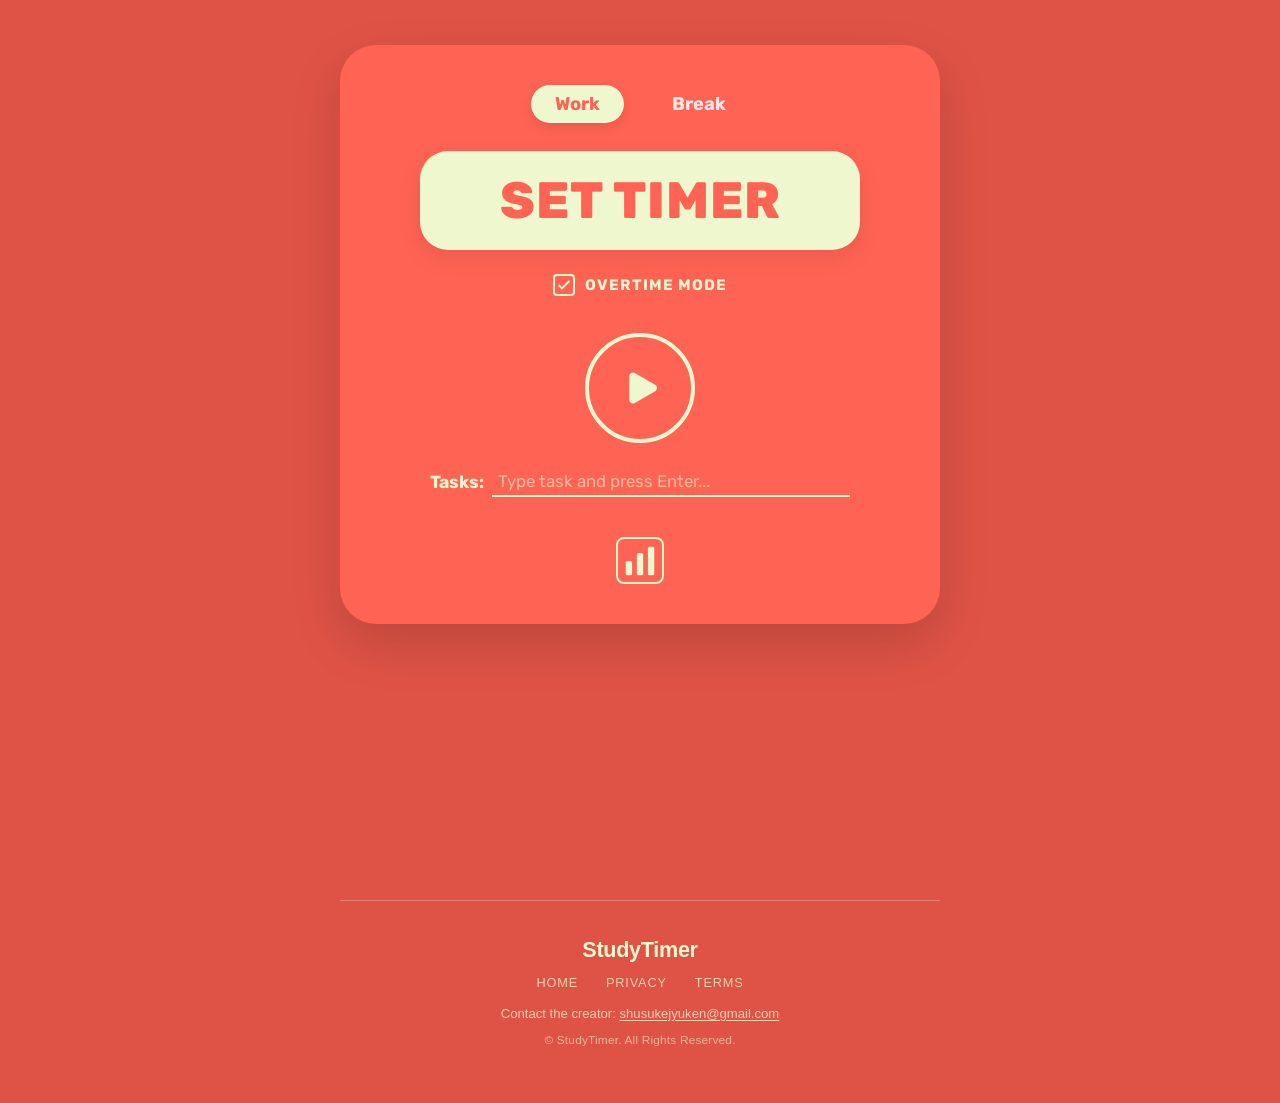
<file: index.html>
<!DOCTYPE html>
<html lang="en">
<head>
  <meta charset="UTF-8">
  <meta name="viewport" content="width=device-width, initial-scale=1.0, maximum-scale=1.0, user-scalable=no">
  <title>Study Timer - Free Online Pomodoro & Focus Timer with Overtime</title>
  
  <!-- Primary SEO Meta Tags -->
  <meta name="description" content="Boost your productivity with Study Timer, a clean and aesthetic online Pomodoro timer featuring overtime mode, custom intervals, task manager, and daily study log.">
  <meta name="keywords" content="study timer, pomodoro timer, online timer, productivity timer, focus timer, study clock, overtime pomodoro, aesthetic timer, work break timer">
  <meta name="author" content="Study Timer">
  <meta name="robots" content="index, follow, max-image-preview:large, max-snippet:-1, max-video-preview:-1">
  <meta name="application-name" content="Study Timer">
  <meta name="theme-color" content="#DF5346">

  <!-- Open Graph / Facebook -->
  <meta property="og:type" content="website">
  <meta property="og:site_name" content="Study Timer">
  <meta property="og:title" content="Study Timer - Free Online Pomodoro & Focus Timer with Overtime">
  <meta property="og:description" content="Clean and aesthetic online Pomodoro study timer with overtime tracking, custom study/break intervals, tasks list, and daily productivity logging.">
  <meta property="og:image" content="extracted_images/Desktop%20Work.png">
  <meta property="og:locale" content="en_US">

  <!-- Twitter / X Cards -->
  <meta name="twitter:card" content="summary_large_image">
  <meta name="twitter:title" content="Study Timer - Free Online Pomodoro & Focus Timer with Overtime">
  <meta name="twitter:description" content="Aesthetic Pomodoro study timer with overtime mode, customizable intervals, task management, and daily productivity log.">
  <meta name="twitter:image" content="extracted_images/Desktop%20Work.png">

  <!-- Web App Manifest & Favicons -->
  <link rel="manifest" href="manifest.json">
  <link rel="icon" type="image/svg+xml" href="favicon.svg">
  <link rel="icon" type="image/png" sizes="32x32" href="favicon-32x32.png">
  <link rel="icon" type="image/png" sizes="16x16" href="favicon-16x16.png">
  <link rel="shortcut icon" href="favicon.ico">
  <link rel="apple-touch-icon" sizes="180x180" href="apple-touch-icon.png">

  <!-- Structured Data: WebApplication & FAQ Schema (JSON-LD) -->
  <script type="application/ld+json">
  {
    "@context": "https://schema.org",
    "@graph": [
      {
        "@type": "WebApplication",
        "@id": "https://studytimer.app/#webapp",
        "name": "Study Timer",
        "url": "https://studytimer.app/",
        "applicationCategory": "ProductivityApplication",
        "operatingSystem": "All",
        "browserRequirements": "Requires JavaScript. Requires HTML5.",
        "description": "Minimalist online Pomodoro timer with overtime mode, customizable work and break intervals, task list reordering, and daily productivity log.",
        "offers": {
          "@type": "Offer",
          "price": "0",
          "priceCurrency": "USD"
        },
        "featureList": [
          "Pomodoro Work and Break Intervals",
          "Automatic Overtime (OT) Mode",
          "Interactive Task List with Reordering and Inline Editing",
          "Daily Productivity Log and Session History",
          "Adaptive Light and Dark Color Themes"
        ]
      },
      {
        "@type": "FAQPage",
        "@id": "https://studytimer.app/#faq",
        "mainEntity": [
          {
            "@type": "Question",
            "name": "What is Study Timer?",
            "acceptedAnswer": {
              "@type": "Answer",
              "text": "Study Timer is an aesthetic, distraction-free online Pomodoro study clock designed to help students, programmers, and professionals maintain deep focus and track productive hours."
            }
          },
          {
            "@type": "Question",
            "name": "How does Overtime Mode work?",
            "acceptedAnswer": {
              "@type": "Answer",
              "text": "When Overtime Mode is enabled, the timer counts upwards once your study session concludes so you can continue in the flow without interruption until you are ready to log your full duration."
            }
          },
          {
            "@type": "Question",
            "name": "Can I customize the work and break durations?",
            "acceptedAnswer": {
              "@type": "Answer",
              "text": "Yes! Simply click or tap on the timer readout (SET TIMER) to type any custom duration in minutes."
            }
          }
        ]
      }
    ]
  }
  </script>

  <!-- Google Fonts for crisp modern typography matching the design -->
  <link rel="preconnect" href="https://fonts.googleapis.com">
  <link rel="preconnect" href="https://fonts.gstatic.com" crossorigin>
  <link href="https://fonts.googleapis.com/css2?family=Rubik:wght@400;500;600;700;800&display=swap" rel="stylesheet">
  <link rel="stylesheet" href="style.css?v=1.2">
</head>
<body class="theme-work">
  <div class="app-viewport">
    <!-- Main Pomodoro Card -->
    <main class="pomodoro-card">
      <h1 class="sr-only">Study Timer - Online Pomodoro & Focus Timer</h1>
      
      <!-- Top Mode Navigation Tabs -->
      <nav class="mode-tabs" aria-label="Timer Mode Switcher">
        <button type="button" class="tab-btn active" id="tabWork" data-mode="work">Work</button>
        <button type="button" class="tab-btn" id="tabBreak" data-mode="break">Break</button>
      </nav>

      <!-- Main Display Box (Clickable to Set Timer & Inline Time Editing) -->
      <section class="timer-display-box" id="timerDisplayBox" title="Click to Set Study Time (Minutes)">
        <div class="timer-readout" id="timerReadout">SET TIMER</div>
        <input type="number" id="inlineTimeInput" class="inline-time-input" min="0" max="360" placeholder="Mins" style="display: none;">
        <div class="ot-badge" id="otBadge" style="display: none;">+00:00 OT</div>
        
        <!-- Square Cancel Timer Button (C8CFB4) at bottom right of SET TIMER display -->
        <button type="button" class="cancel-timer-btn" id="cancelTimerBtn" title="Cancel Active Timer" aria-label="Cancel Timer"></button>
      </section>

      <!-- Overtime Mode Checkbox with Tooltip -->
      <div class="overtime-option">
        <label class="custom-checkbox">
          <input type="checkbox" id="overtimeCheckbox" checked>
          <span class="checkbox-box">
            <svg class="check-icon" viewBox="0 0 24 24">
              <polyline points="20 6 9 17 4 12"></polyline>
            </svg>
          </span>
          <span class="checkbox-label">OVERTIME MODE</span>
        </label>
        <div class="ot-tooltip">Starts counting up when a session ends until you're finished with your work</div>
      </div>

      <!-- Main Action Circle Button (Play / Pause / Checkmark) -->
      <div class="action-btn-container">
        <button type="button" class="action-btn" id="actionBtn" aria-label="Start Timer">
          <!-- Play Icon (Rounded Triangle matching mockup) -->
          <svg class="icon-play" viewBox="0 0 24 24" fill="currentColor">
            <path d="M7.5 3.824c-1.333-.77-3 .192-3 1.732v12.888c0 1.54 1.667 2.502 3 1.732l11.159-6.444c1.333-.77 1.333-2.694 0-3.464L7.5 3.824z" stroke-linejoin="round" stroke-linecap="round"/>
          </svg>
          <!-- Pause Icon -->
          <svg class="icon-pause" viewBox="0 0 24 24" fill="currentColor" style="display: none;">
            <rect x="5" y="4" width="4" height="16" rx="1"></rect>
            <rect x="15" y="4" width="4" height="16" rx="1"></rect>
          </svg>
          <!-- Checkmark Icon -->
          <svg class="icon-check" viewBox="0 0 24 24" fill="none" stroke="currentColor" stroke-width="3" stroke-linecap="round" stroke-linejoin="round" style="display: none;">
            <polyline points="20 6 9 17 4 12"></polyline>
          </svg>
        </button>
      </div>

      <!-- Task Input Bar & Task List -->
      <div class="task-section">
        <div class="task-input-wrapper">
          <label for="taskInput" class="task-label">Tasks:</label>
          <div class="task-input-container">
            <input type="text" id="taskInput" class="task-input" placeholder="Type task and press Enter..." autocomplete="off">
            <button type="button" class="task-submit-btn" id="taskSubmitBtn" aria-label="Add task" style="display: none;" title="Add task">→</button>
          </div>
        </div>
        <!-- Created Tasks List Container -->
        <ul class="task-list" id="taskList">
          <!-- Dynamically populated bullet point tasks -->
        </ul>
      </div>

      <!-- Analytics Button -->
      <div class="analytics-btn-container">
        <button type="button" class="analytics-btn" id="analyticsBtn" aria-label="Toggle Session Summary">
          <svg class="analytics-icon" viewBox="0 0 24 24" fill="currentColor">
            <rect x="3" y="12" width="4" height="9" rx="1"></rect>
            <rect x="10" y="7" width="4" height="14" rx="1"></rect>
            <rect x="17" y="3" width="4" height="18" rx="1"></rect>
          </svg>
        </button>
      </div>

      <!-- Analytics / Session Summary Popover -->
      <div class="summary-popover" id="summaryPopover" style="display: none;">
        <button type="button" class="summary-close-btn" id="summaryCloseBtn" aria-label="Close Summary" title="Close Summary">✕</button>
        <div class="summary-content">
          <div class="summary-header">
            <h3>Summary</h3>
            <div class="stat-row">
              <span class="stat-label">Total work time:</span>
              <span class="stat-value" id="statTotalTime">00 hrs 00 mins</span>
            </div>
            <div class="stat-row">
              <span class="stat-label">Sessions completed:</span>
              <span class="stat-value" id="statSessionCount">00</span>
            </div>
          </div>

          <hr class="summary-divider">

          <!-- Inner Tab Navigation -->
          <div class="summary-inner-tabs">
            <button type="button" class="summary-inner-tab active" id="summaryTabSessions">Sessions</button>
            <button type="button" class="summary-inner-tab" id="summaryTabDaily">Daily Log</button>
          </div>

          <!-- Sessions Panel -->
          <div id="sessionsPanel">
            <div class="sessions-grid" id="sessionsGrid">
              <!-- Dynamically populated session timestamps -->
              <div class="no-sessions">No completed sessions yet</div>
            </div>
            <div class="sessions-tip" id="sessionsTip" style="display: none;">
              <span class="tip-desktop">Tip: double click to edit sessions</span>
              <span class="tip-mobile">Tip: swipe left to edit sessions</span>
            </div>

            <!-- Summary Footer: Clear Sessions Button -->
            <div class="summary-footer">
              <button type="button" class="reset-stats-btn" id="clearTodayBtn" title="Clear today's logged sessions">Clear Sessions</button>
            </div>
          </div>

          <!-- Daily Log Panel -->
          <div id="dailyPanel" style="display: none;">
            <div class="sessions-grid" id="dailyLogGrid">
              <!-- Dynamically populated daily log rows -->
              <div class="no-sessions">No study days recorded yet</div>
            </div>

            <!-- Daily Log Footer -->
            <div class="summary-footer">
              <button type="button" class="reset-stats-btn" id="resetStatsBtn" title="Reset all statistics">Reset Stats</button>
            </div>
          </div>
        </div>
        <!-- Popover Triangle Arrow pointing down -->
        <div class="popover-arrow"></div>
      </div>

    </main>
  </div>

  <!-- Site Footer -->
  <footer class="site-footer">
    <a href="index.html" class="footer-logo" aria-label="StudyTimer Home">StudyTimer</a>
    <nav class="footer-nav" aria-label="Footer Navigation">
      <a href="index.html" class="footer-link">HOME</a>
      <a href="privacy.html" class="footer-link">PRIVACY</a>
      <a href="terms.html" class="footer-link">TERMS</a>
    </nav>
    <div class="footer-contact">Contact the creator: <a href="mailto:shusukejyuken@gmail.com" class="footer-email-link">shusukejyuken@gmail.com</a></div>
    <div class="footer-copyright">&copy; StudyTimer. All Rights Reserved.</div>
  </footer>

  <script src="app.js?v=1.2"></script>
</body>
</html>
</file>
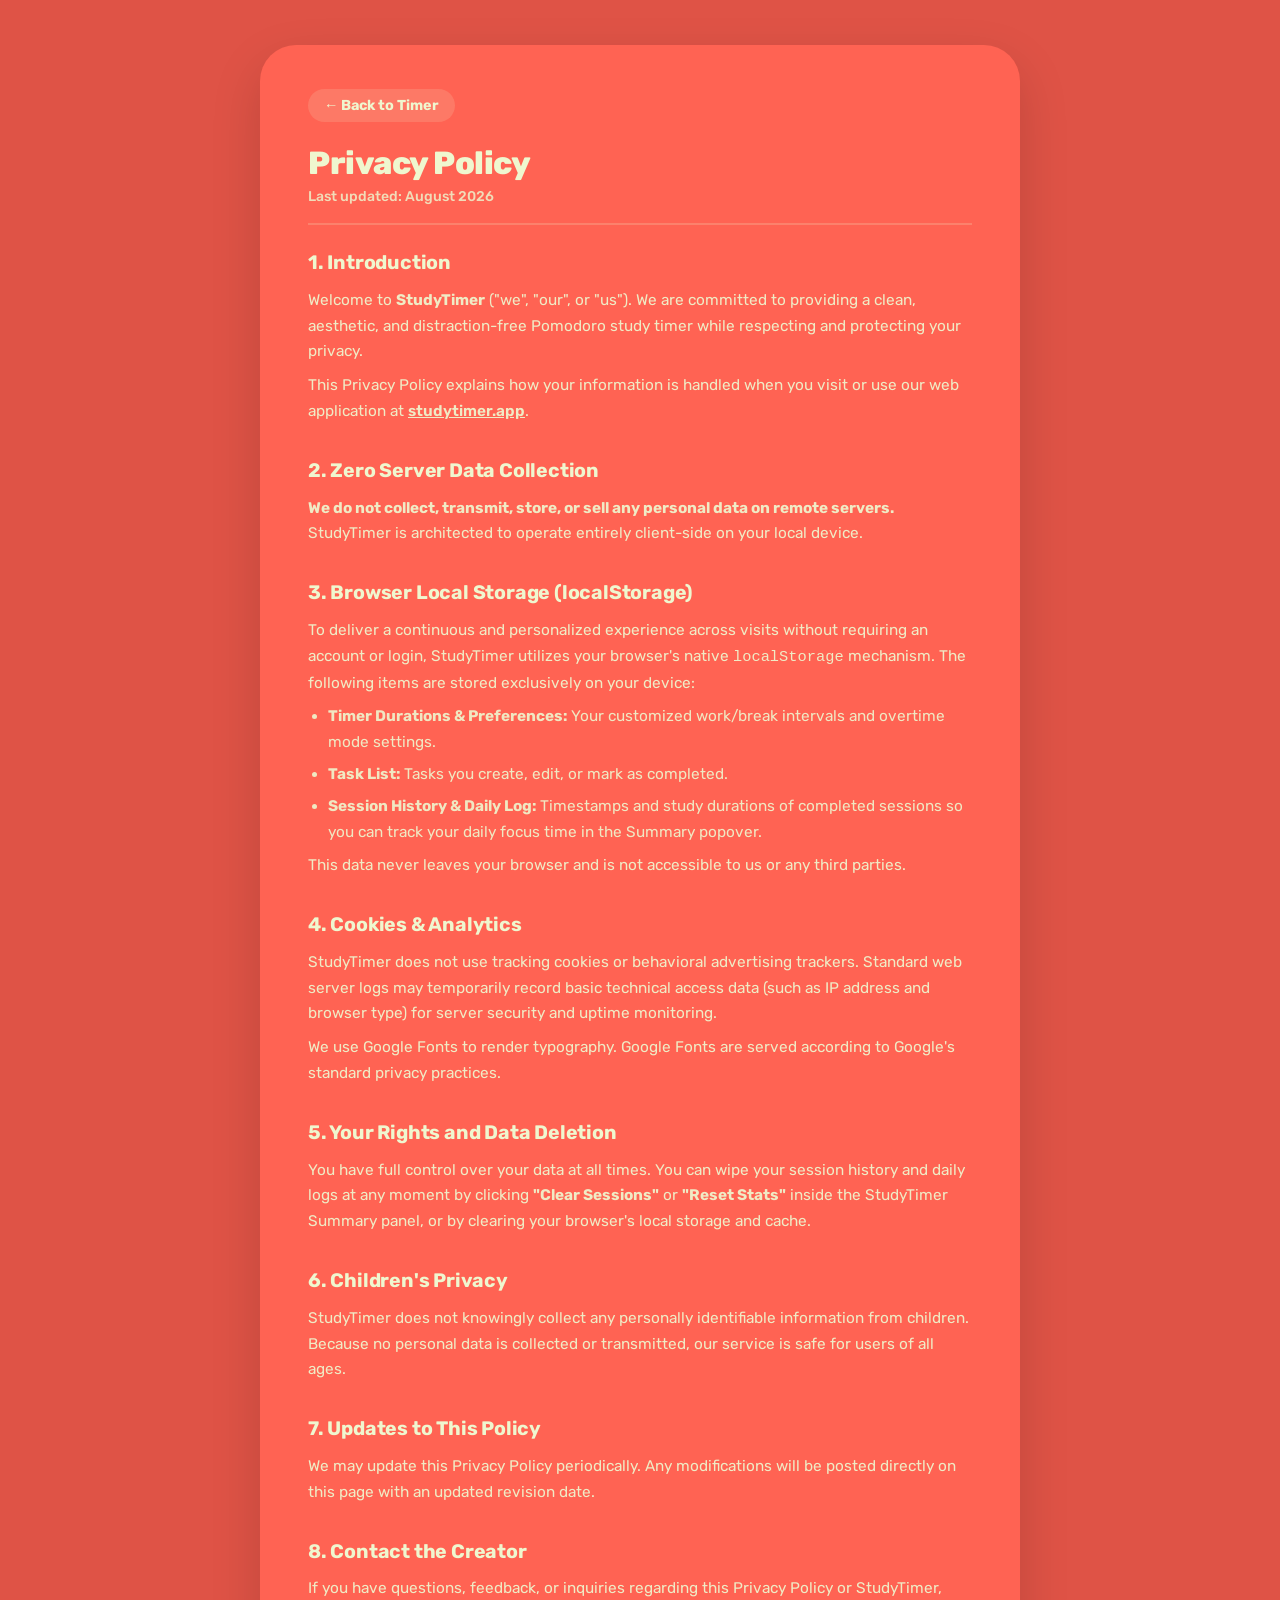
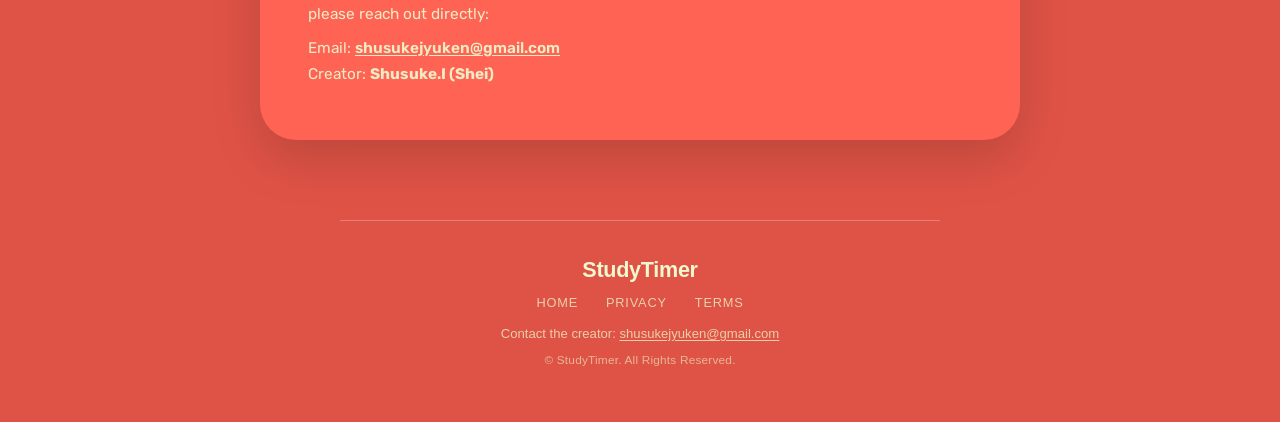
<file: privacy.html>
<!DOCTYPE html>
<html lang="en">
<head>
  <meta charset="UTF-8">
  <meta name="viewport" content="width=device-width, initial-scale=1.0">
  <title>Privacy Policy - StudyTimer</title>
  
  <!-- Primary SEO Meta Tags -->
  <meta name="description" content="Privacy Policy for StudyTimer. Learn how StudyTimer protects your privacy with 100% local device storage and zero data collection.">
  <meta name="robots" content="index, follow">
  <meta name="application-name" content="StudyTimer">
  <meta name="theme-color" content="#DF5346">

  <!-- Open Graph / Facebook -->
  <meta property="og:type" content="website">
  <meta property="og:site_name" content="StudyTimer">
  <meta property="og:title" content="Privacy Policy - StudyTimer">
  <meta property="og:description" content="StudyTimer is built with privacy in mind. All study data, tasks, and timer settings remain strictly stored in your browser.">
  <meta property="og:image" content="extracted_images/Desktop%20Work.png">

  <!-- Twitter / X Cards -->
  <meta name="twitter:card" content="summary">
  <meta name="twitter:title" content="Privacy Policy - StudyTimer">
  <meta name="twitter:description" content="Privacy Policy for StudyTimer. Zero personal data collected or shared.">

  <!-- Favicons -->
  <link rel="manifest" href="manifest.json">
  <link rel="icon" type="image/svg+xml" href="favicon.svg">
  <link rel="icon" type="image/png" sizes="32x32" href="favicon-32x32.png">
  <link rel="icon" type="image/png" sizes="16x16" href="favicon-16x16.png">
  <link rel="shortcut icon" href="favicon.ico">
  <link rel="apple-touch-icon" sizes="180x180" href="apple-touch-icon.png">

  <!-- Google Fonts -->
  <link rel="preconnect" href="https://fonts.googleapis.com">
  <link rel="preconnect" href="https://fonts.gstatic.com" crossorigin>
  <link href="https://fonts.googleapis.com/css2?family=Rubik:wght@400;500;600;700;800&display=swap" rel="stylesheet">
  <link rel="stylesheet" href="style.css?v=1.2">
</head>
<body class="theme-work">
  <div class="app-viewport">
    <main class="legal-card">
      <a href="index.html" class="back-btn">← Back to Timer</a>

      <div class="legal-header">
        <h1>Privacy Policy</h1>
        <div class="legal-subtitle">Last updated: August 2026</div>
      </div>

      <div class="legal-content">
        <section class="legal-section">
          <h2>1. Introduction</h2>
          <p>
            Welcome to <strong>StudyTimer</strong> ("we", "our", or "us"). We are committed to providing a clean, aesthetic, and distraction-free Pomodoro study timer while respecting and protecting your privacy.
          </p>
          <p>
            This Privacy Policy explains how your information is handled when you visit or use our web application at <a href="index.html">studytimer.app</a>.
          </p>
        </section>

        <section class="legal-section">
          <h2>2. Zero Server Data Collection</h2>
          <p>
            <strong>We do not collect, transmit, store, or sell any personal data on remote servers.</strong> StudyTimer is architected to operate entirely client-side on your local device.
          </p>
        </section>

        <section class="legal-section">
          <h2>3. Browser Local Storage (localStorage)</h2>
          <p>
            To deliver a continuous and personalized experience across visits without requiring an account or login, StudyTimer utilizes your browser's native <code>localStorage</code> mechanism. The following items are stored exclusively on your device:
          </p>
          <ul>
            <li><strong>Timer Durations & Preferences:</strong> Your customized work/break intervals and overtime mode settings.</li>
            <li><strong>Task List:</strong> Tasks you create, edit, or mark as completed.</li>
            <li><strong>Session History & Daily Log:</strong> Timestamps and study durations of completed sessions so you can track your daily focus time in the Summary popover.</li>
          </ul>
          <p>
            This data never leaves your browser and is not accessible to us or any third parties.
          </p>
        </section>

        <section class="legal-section">
          <h2>4. Cookies & Analytics</h2>
          <p>
            StudyTimer does not use tracking cookies or behavioral advertising trackers. Standard web server logs may temporarily record basic technical access data (such as IP address and browser type) for server security and uptime monitoring.
          </p>
          <p>
            We use Google Fonts to render typography. Google Fonts are served according to Google's standard privacy practices.
          </p>
        </section>

        <section class="legal-section">
          <h2>5. Your Rights and Data Deletion</h2>
          <p>
            You have full control over your data at all times. You can wipe your session history and daily logs at any moment by clicking <strong>"Clear Sessions"</strong> or <strong>"Reset Stats"</strong> inside the StudyTimer Summary panel, or by clearing your browser's local storage and cache.
          </p>
        </section>

        <section class="legal-section">
          <h2>6. Children's Privacy</h2>
          <p>
            StudyTimer does not knowingly collect any personally identifiable information from children. Because no personal data is collected or transmitted, our service is safe for users of all ages.
          </p>
        </section>

        <section class="legal-section">
          <h2>7. Updates to This Policy</h2>
          <p>
            We may update this Privacy Policy periodically. Any modifications will be posted directly on this page with an updated revision date.
          </p>
        </section>

        <section class="legal-section">
          <h2>8. Contact the Creator</h2>
          <p>
            If you have questions, feedback, or inquiries regarding this Privacy Policy or StudyTimer, please reach out directly:
          </p>
          <p>
            Email: <a href="mailto:shusukejyuken@gmail.com" class="footer-email-link">shusukejyuken@gmail.com</a><br>
            Creator: <strong>Shusuke.I (Shei)</strong>
          </p>
        </section>
      </div>
    </main>
  </div>

  <!-- Site Footer -->
  <footer class="site-footer">
    <a href="index.html" class="footer-logo" aria-label="StudyTimer Home">StudyTimer</a>
    <nav class="footer-nav" aria-label="Footer Navigation">
      <a href="index.html" class="footer-link">HOME</a>
      <a href="privacy.html" class="footer-link">PRIVACY</a>
      <a href="terms.html" class="footer-link">TERMS</a>
    </nav>
    <div class="footer-contact">Contact the creator: <a href="mailto:shusukejyuken@gmail.com" class="footer-email-link">shusukejyuken@gmail.com</a></div>
    <div class="footer-copyright">&copy; StudyTimer. All Rights Reserved.</div>
  </footer>
</body>
</html>
</file>
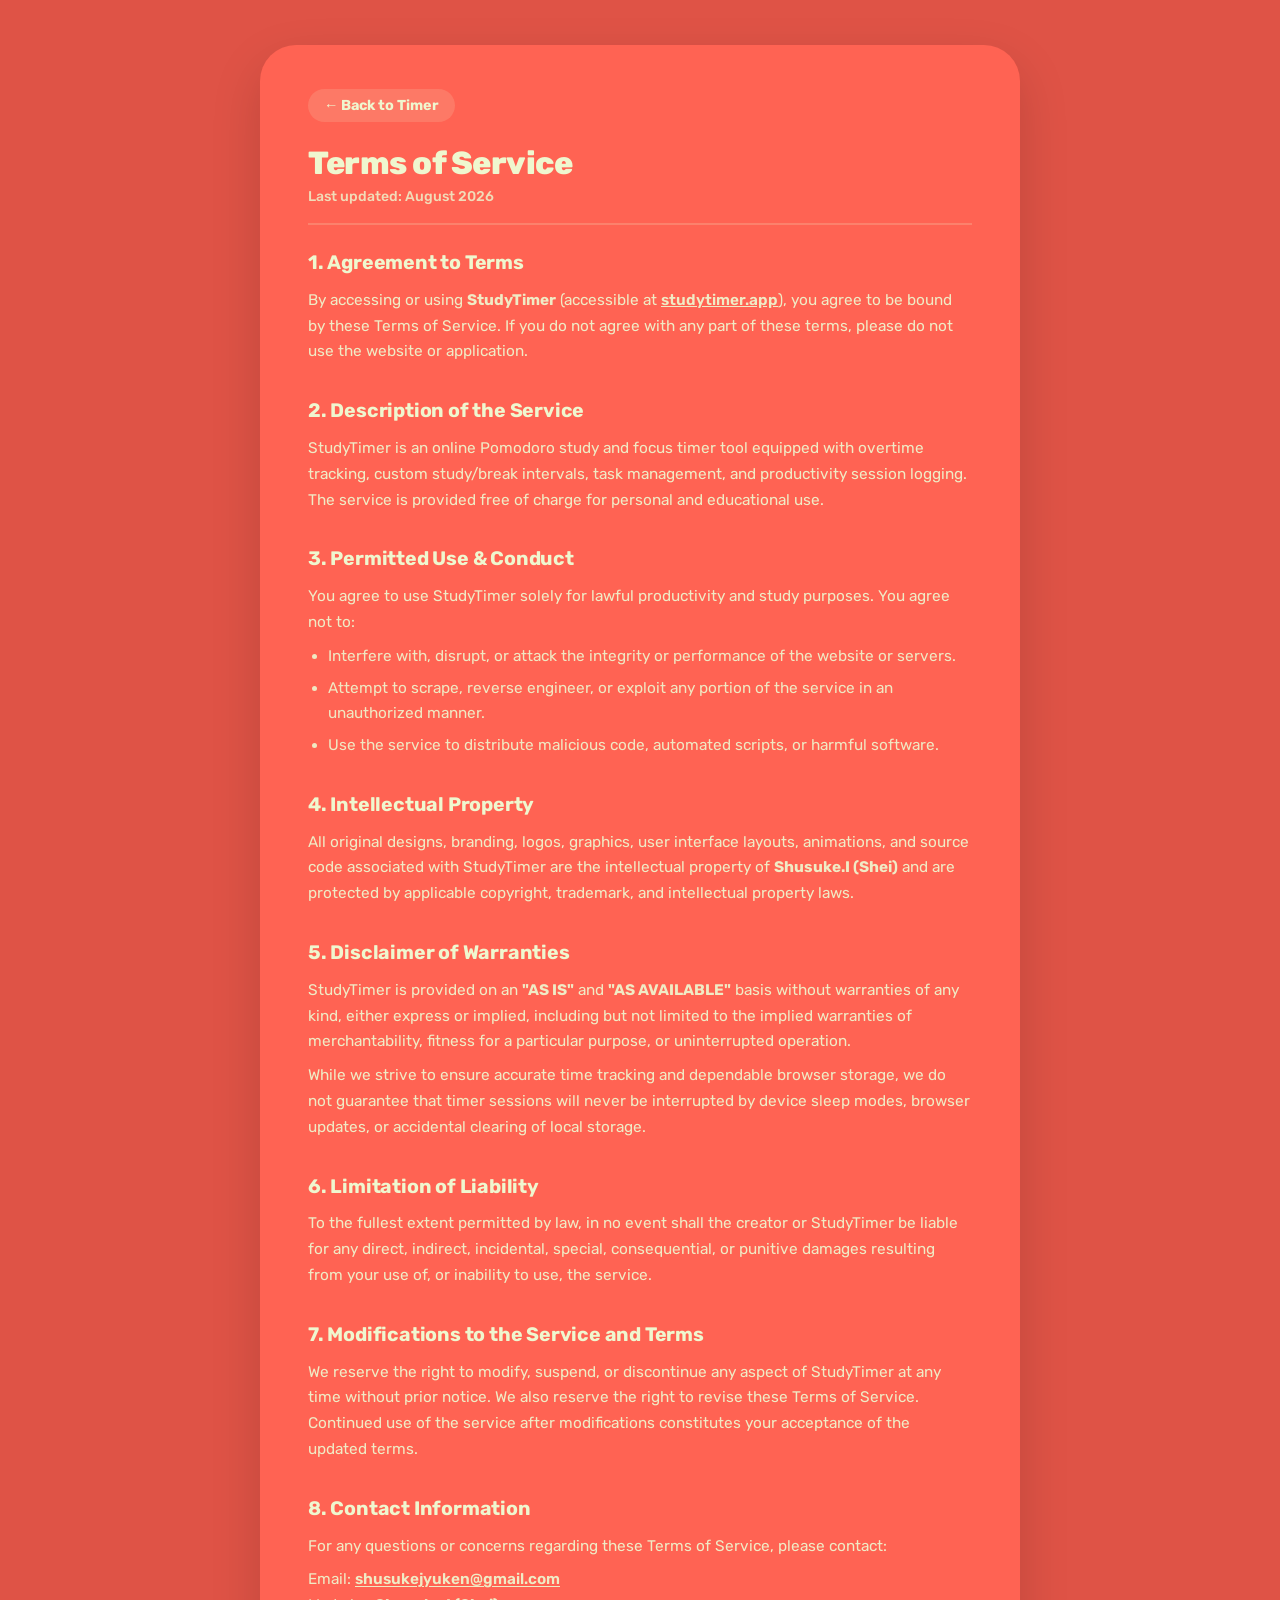
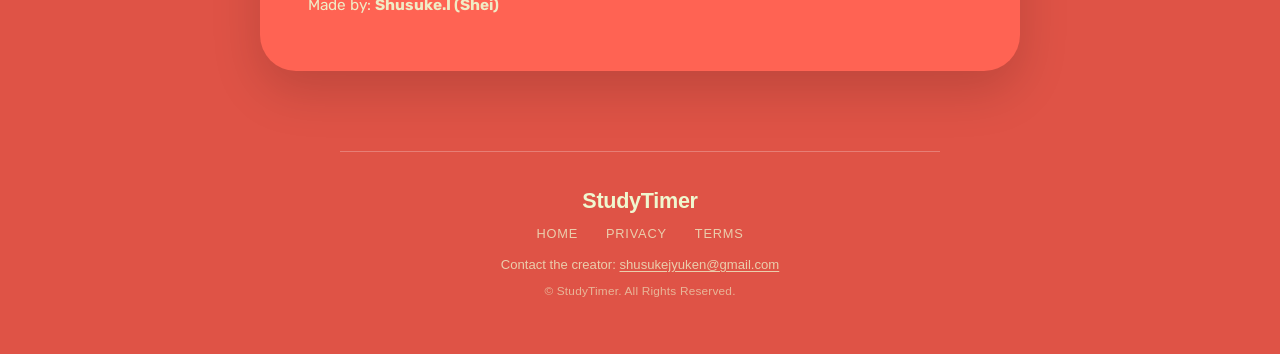
<file: terms.html>
<!DOCTYPE html>
<html lang="en">
<head>
  <meta charset="UTF-8">
  <meta name="viewport" content="width=device-width, initial-scale=1.0">
  <title>Terms of Service - StudyTimer</title>
  
  <!-- Primary SEO Meta Tags -->
  <meta name="description" content="Terms of Service for StudyTimer. Review the terms, conditions, and usage guidelines for using our online Pomodoro study clock application.">
  <meta name="robots" content="index, follow">
  <meta name="application-name" content="StudyTimer">
  <meta name="theme-color" content="#DF5346">

  <!-- Open Graph / Facebook -->
  <meta property="og:type" content="website">
  <meta property="og:site_name" content="StudyTimer">
  <meta property="og:title" content="Terms of Service - StudyTimer">
  <meta property="og:description" content="Terms of Service and conditions for using the StudyTimer productivity web app.">
  <meta property="og:image" content="extracted_images/Desktop%20Work.png">

  <!-- Twitter / X Cards -->
  <meta name="twitter:card" content="summary">
  <meta name="twitter:title" content="Terms of Service - StudyTimer">
  <meta name="twitter:description" content="Terms of Service for StudyTimer online Pomodoro timer.">

  <!-- Favicons -->
  <link rel="manifest" href="manifest.json">
  <link rel="icon" type="image/svg+xml" href="favicon.svg">
  <link rel="icon" type="image/png" sizes="32x32" href="favicon-32x32.png">
  <link rel="icon" type="image/png" sizes="16x16" href="favicon-16x16.png">
  <link rel="shortcut icon" href="favicon.ico">
  <link rel="apple-touch-icon" sizes="180x180" href="apple-touch-icon.png">

  <!-- Google Fonts -->
  <link rel="preconnect" href="https://fonts.googleapis.com">
  <link rel="preconnect" href="https://fonts.gstatic.com" crossorigin>
  <link href="https://fonts.googleapis.com/css2?family=Rubik:wght@400;500;600;700;800&display=swap" rel="stylesheet">
  <link rel="stylesheet" href="style.css?v=1.2">
</head>
<body class="theme-work">
  <div class="app-viewport">
    <main class="legal-card">
      <a href="index.html" class="back-btn">← Back to Timer</a>

      <div class="legal-header">
        <h1>Terms of Service</h1>
        <div class="legal-subtitle">Last updated: August 2026</div>
      </div>

      <div class="legal-content">
        <section class="legal-section">
          <h2>1. Agreement to Terms</h2>
          <p>
            By accessing or using <strong>StudyTimer</strong> (accessible at <a href="index.html">studytimer.app</a>), you agree to be bound by these Terms of Service. If you do not agree with any part of these terms, please do not use the website or application.
          </p>
        </section>

        <section class="legal-section">
          <h2>2. Description of the Service</h2>
          <p>
            StudyTimer is an online Pomodoro study and focus timer tool equipped with overtime tracking, custom study/break intervals, task management, and productivity session logging. The service is provided free of charge for personal and educational use.
          </p>
        </section>

        <section class="legal-section">
          <h2>3. Permitted Use & Conduct</h2>
          <p>
            You agree to use StudyTimer solely for lawful productivity and study purposes. You agree not to:
          </p>
          <ul>
            <li>Interfere with, disrupt, or attack the integrity or performance of the website or servers.</li>
            <li>Attempt to scrape, reverse engineer, or exploit any portion of the service in an unauthorized manner.</li>
            <li>Use the service to distribute malicious code, automated scripts, or harmful software.</li>
          </ul>
        </section>

        <section class="legal-section">
          <h2>4. Intellectual Property</h2>
          <p>
            All original designs, branding, logos, graphics, user interface layouts, animations, and source code associated with StudyTimer are the intellectual property of <strong>Shusuke.I (Shei)</strong> and are protected by applicable copyright, trademark, and intellectual property laws.
          </p>
        </section>

        <section class="legal-section">
          <h2>5. Disclaimer of Warranties</h2>
          <p>
            StudyTimer is provided on an <strong>"AS IS"</strong> and <strong>"AS AVAILABLE"</strong> basis without warranties of any kind, either express or implied, including but not limited to the implied warranties of merchantability, fitness for a particular purpose, or uninterrupted operation.
          </p>
          <p>
            While we strive to ensure accurate time tracking and dependable browser storage, we do not guarantee that timer sessions will never be interrupted by device sleep modes, browser updates, or accidental clearing of local storage.
          </p>
        </section>

        <section class="legal-section">
          <h2>6. Limitation of Liability</h2>
          <p>
            To the fullest extent permitted by law, in no event shall the creator or StudyTimer be liable for any direct, indirect, incidental, special, consequential, or punitive damages resulting from your use of, or inability to use, the service.
          </p>
        </section>

        <section class="legal-section">
          <h2>7. Modifications to the Service and Terms</h2>
          <p>
            We reserve the right to modify, suspend, or discontinue any aspect of StudyTimer at any time without prior notice. We also reserve the right to revise these Terms of Service. Continued use of the service after modifications constitutes your acceptance of the updated terms.
          </p>
        </section>

        <section class="legal-section">
          <h2>8. Contact Information</h2>
          <p>
            For any questions or concerns regarding these Terms of Service, please contact:
          </p>
          <p>
            Email: <a href="mailto:shusukejyuken@gmail.com" class="footer-email-link">shusukejyuken@gmail.com</a><br>
            Made by: <strong>Shusuke.I (Shei)</strong>
          </p>
        </section>
      </div>
    </main>
  </div>

  <!-- Site Footer -->
  <footer class="site-footer">
    <a href="index.html" class="footer-logo" aria-label="StudyTimer Home">StudyTimer</a>
    <nav class="footer-nav" aria-label="Footer Navigation">
      <a href="index.html" class="footer-link">HOME</a>
      <a href="privacy.html" class="footer-link">PRIVACY</a>
      <a href="terms.html" class="footer-link">TERMS</a>
    </nav>
    <div class="footer-contact">Contact the creator: <a href="mailto:shusukejyuken@gmail.com" class="footer-email-link">shusukejyuken@gmail.com</a></div>
    <div class="footer-copyright">&copy; StudyTimer. All Rights Reserved.</div>
  </footer>
</body>
</html>
</file>
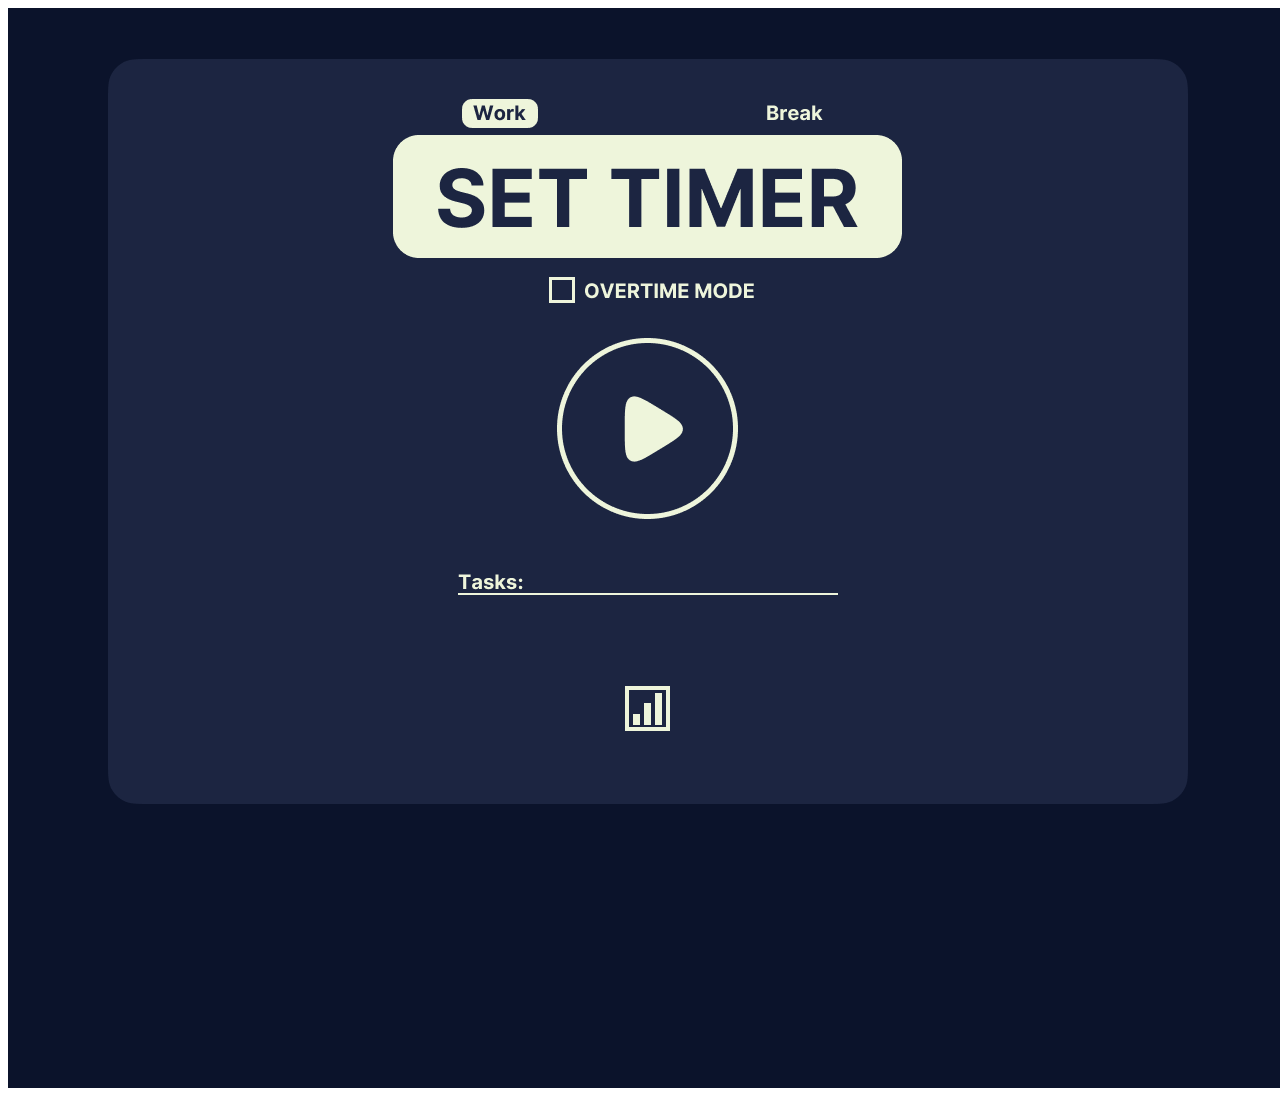
<file: studytimer html script/Desktop OT.html>
<!DOCTYPE html><html><head><meta charset="utf-8"><title>Desktop OT.png</title></head><body><img src="[data-uri]" alt="Desktop OT.png"/></body></html>
</file>
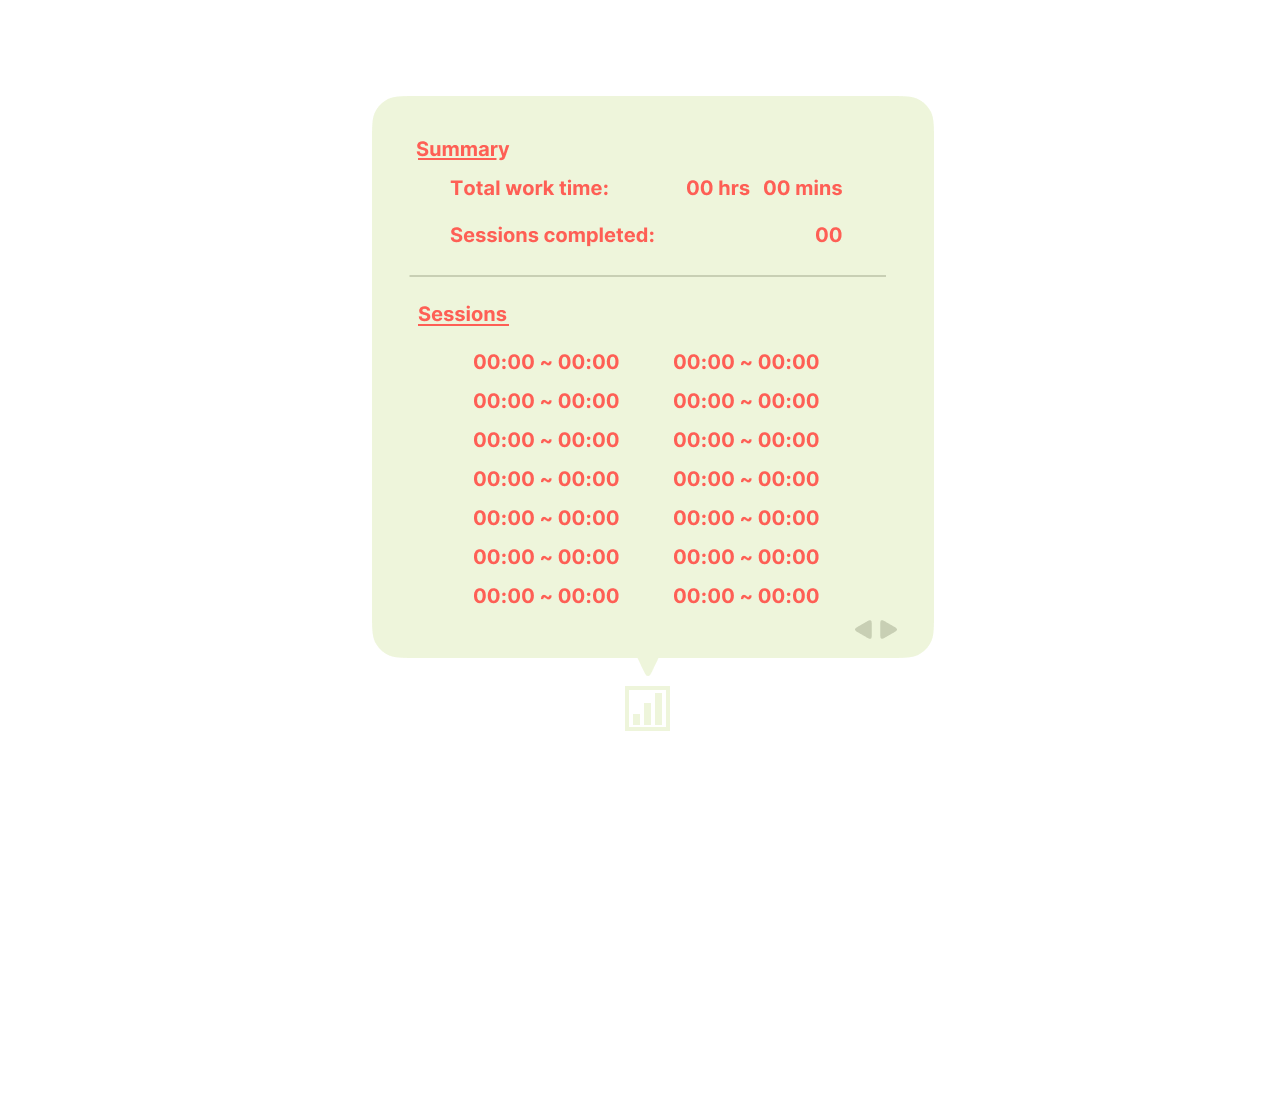
<file: studytimer html script/Desktop Summary Work.html>
<!DOCTYPE html><html><head><meta charset="utf-8"><title>Desktop Summary Work.png</title></head><body><img src="[data-uri]" alt="Desktop Summary Work.png"/></body></html>
</file>
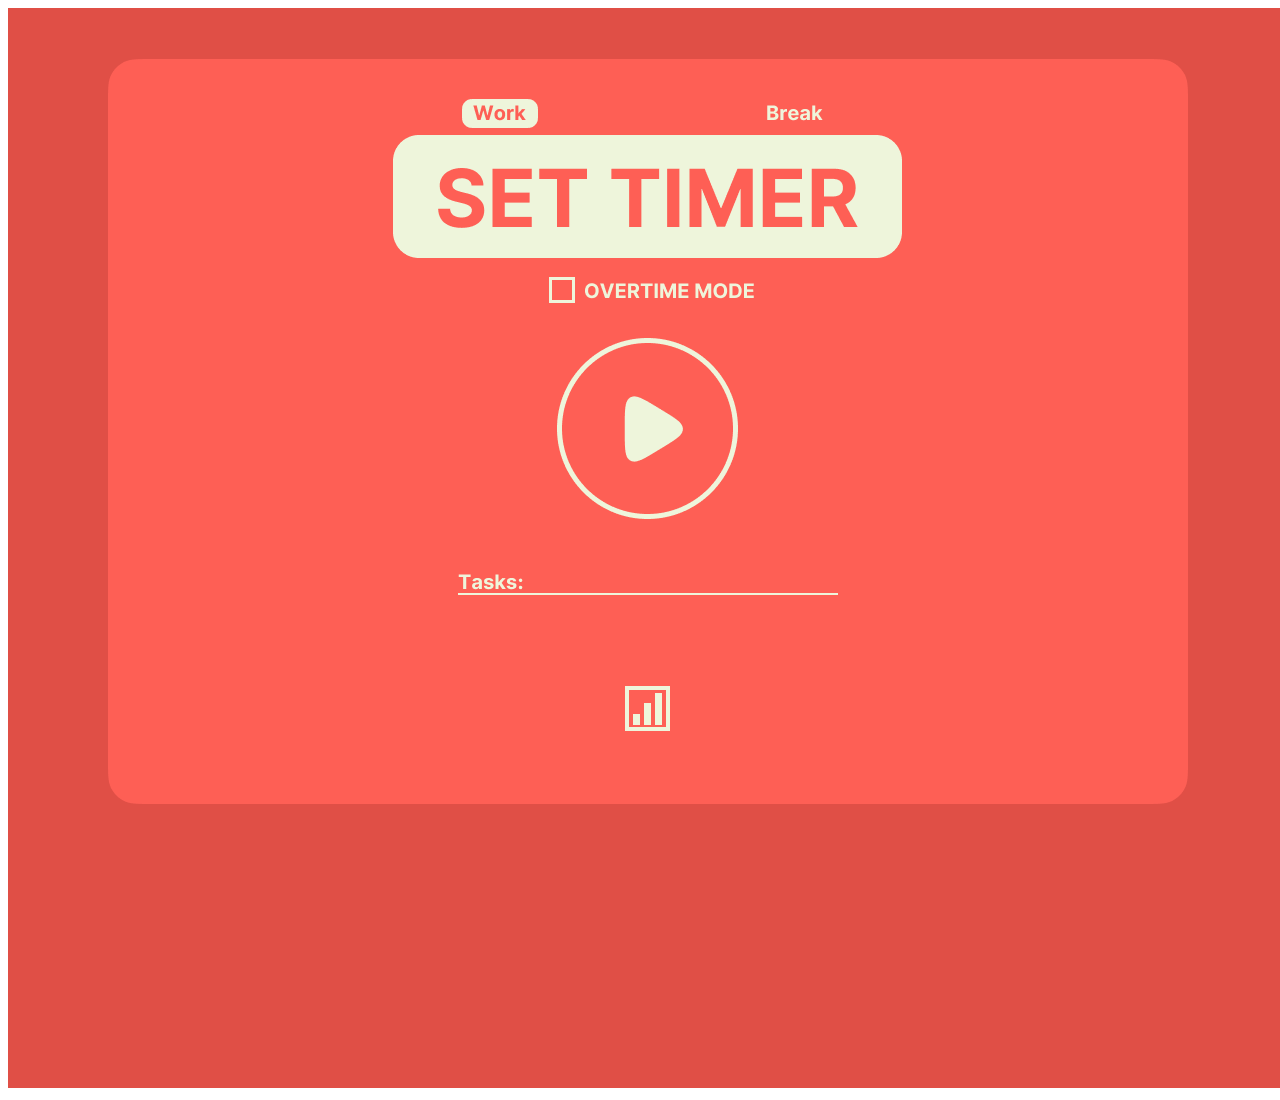
<file: studytimer html script/Desktop Work.html>
<!DOCTYPE html><html><head><meta charset="utf-8"><title>Desktop Work.png</title></head><body><img src="[data-uri]" alt="Desktop Work.png"/></body></html>
</file>
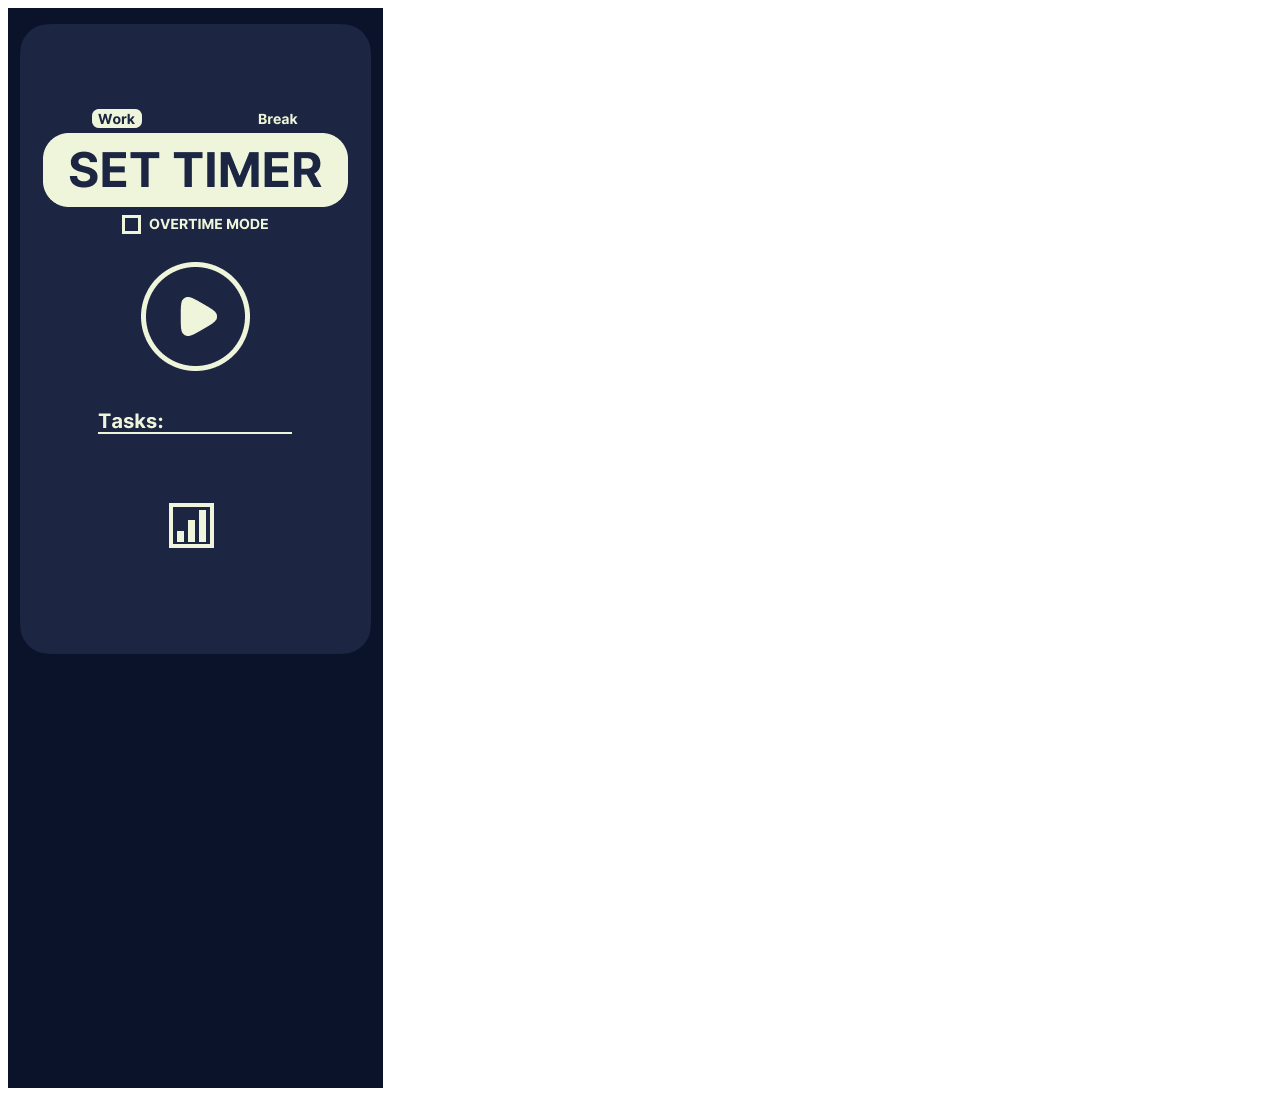
<file: studytimer html script/Mobile OT.html>
<!DOCTYPE html><html><head><meta charset="utf-8"><title>Mobile OT.png</title></head><body><img src="[data-uri]" alt="Mobile OT.png"/></body></html>
</file>
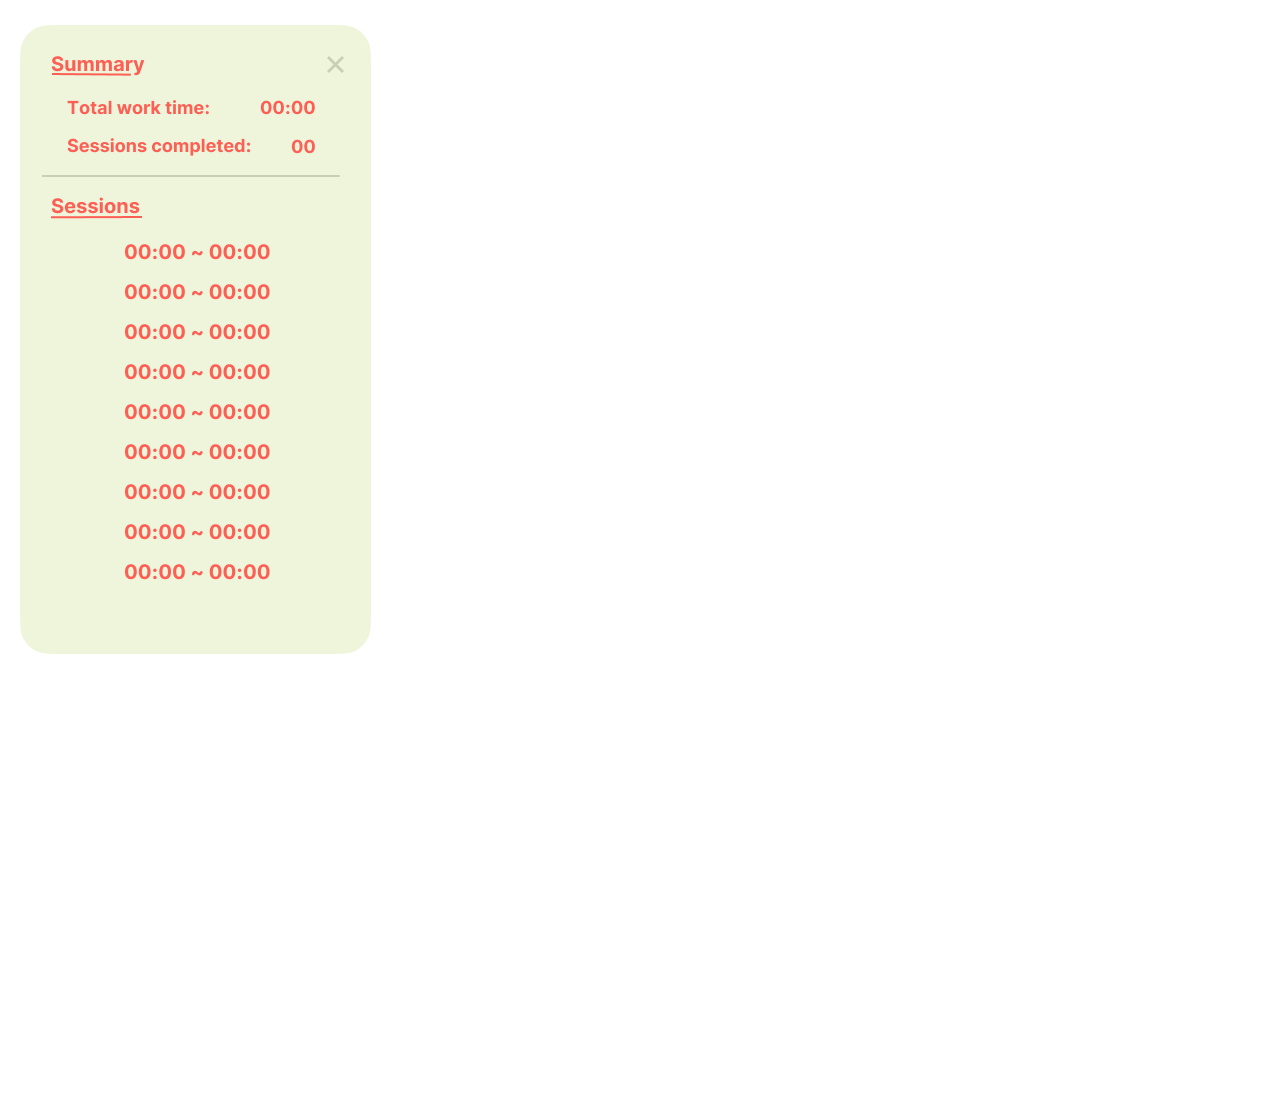
<file: studytimer html script/Mobile Summary Work.html>
<!DOCTYPE html><html><head><meta charset="utf-8"><title>Mobile Summary Work.png</title></head><body><img src="[data-uri]" alt="Mobile Summary Work.png"/></body></html>
</file>
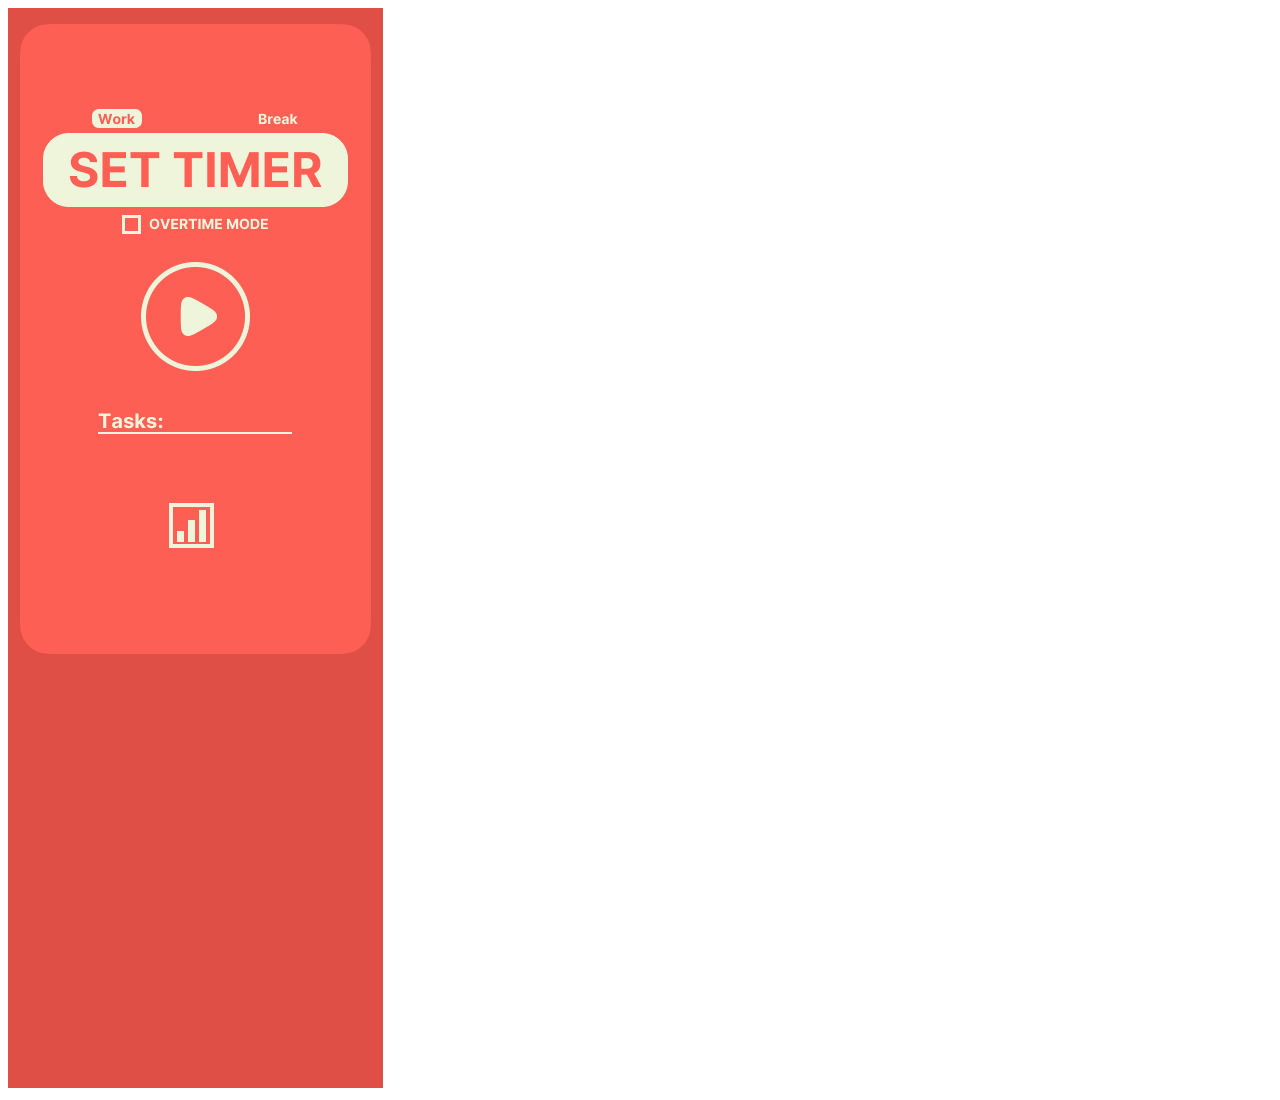
<file: studytimer html script/Mobile Work.html>
<!DOCTYPE html><html><head><meta charset="utf-8"><title>Mobile Work.png</title></head><body><img src="[data-uri]" alt="Mobile Work.png"/></body></html>
</file>
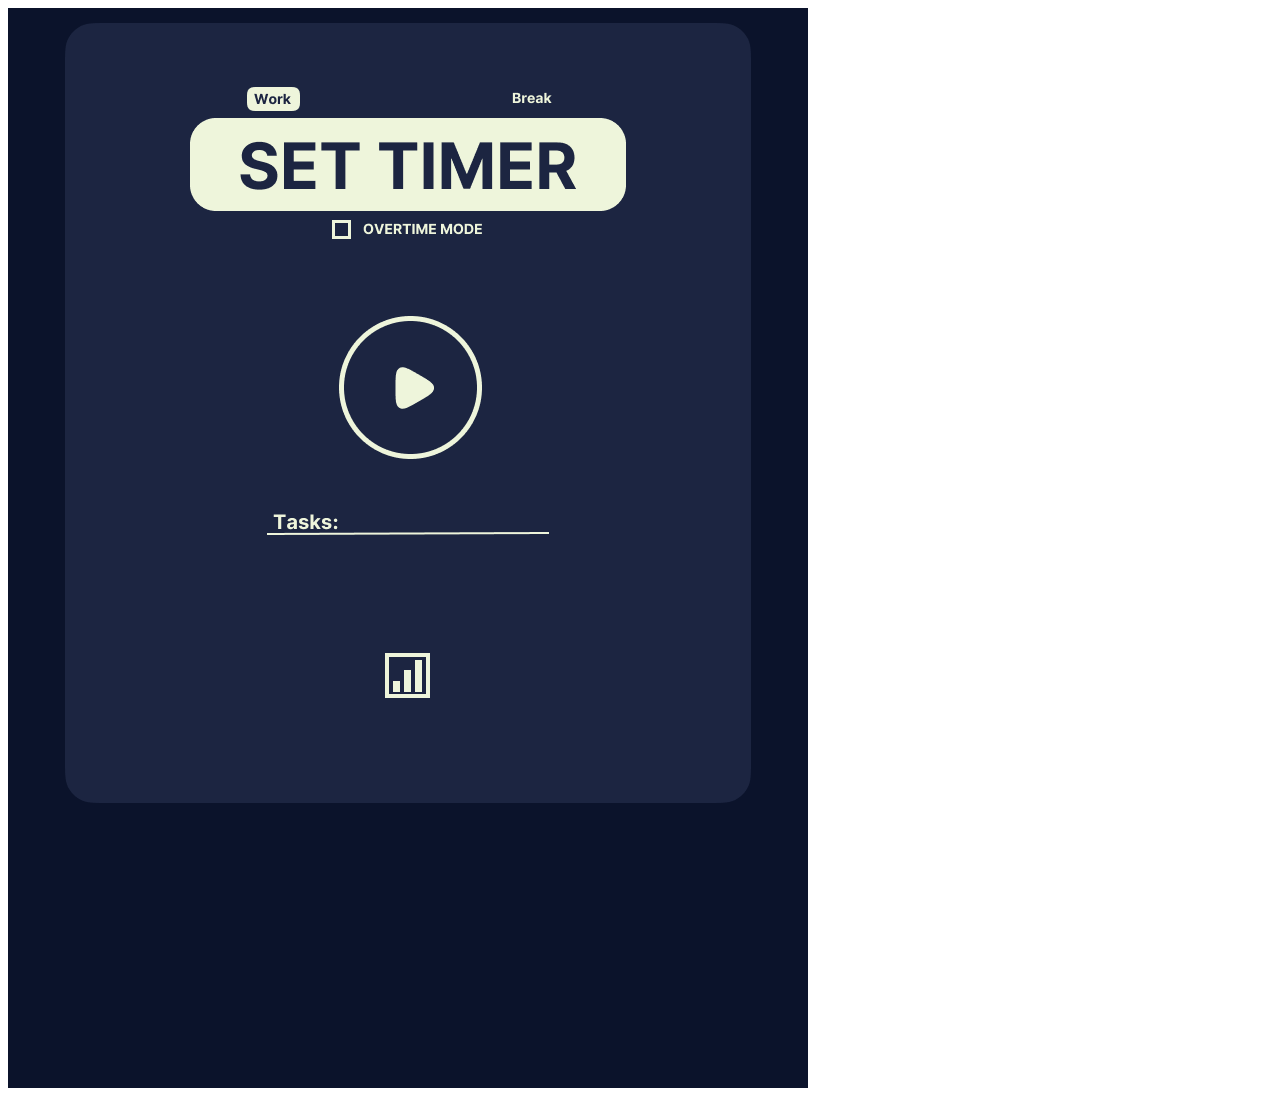
<file: studytimer html script/Tablet OT.html>
<!DOCTYPE html><html><head><meta charset="utf-8"><title>Tablet OT.png</title></head><body><img src="[data-uri]" alt="Tablet OT.png"/></body></html>
</file>
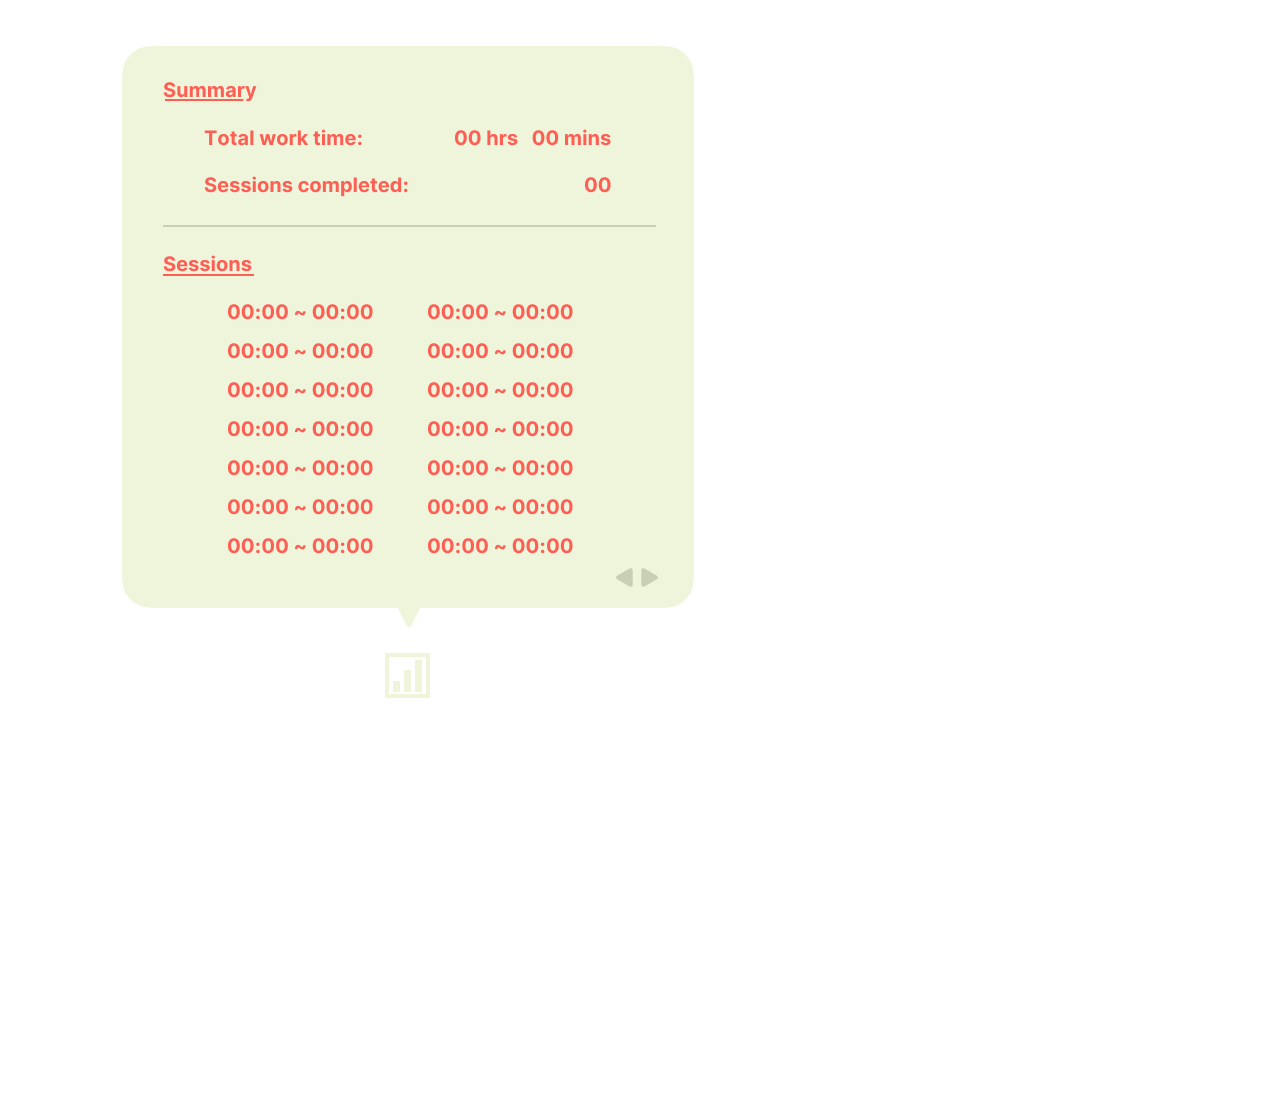
<file: studytimer html script/Tablet Summary Work.html>
<!DOCTYPE html><html><head><meta charset="utf-8"><title>Tablet Summary Work.png</title></head><body><img src="[data-uri]" alt="Tablet Summary Work.png"/></body></html>
</file>
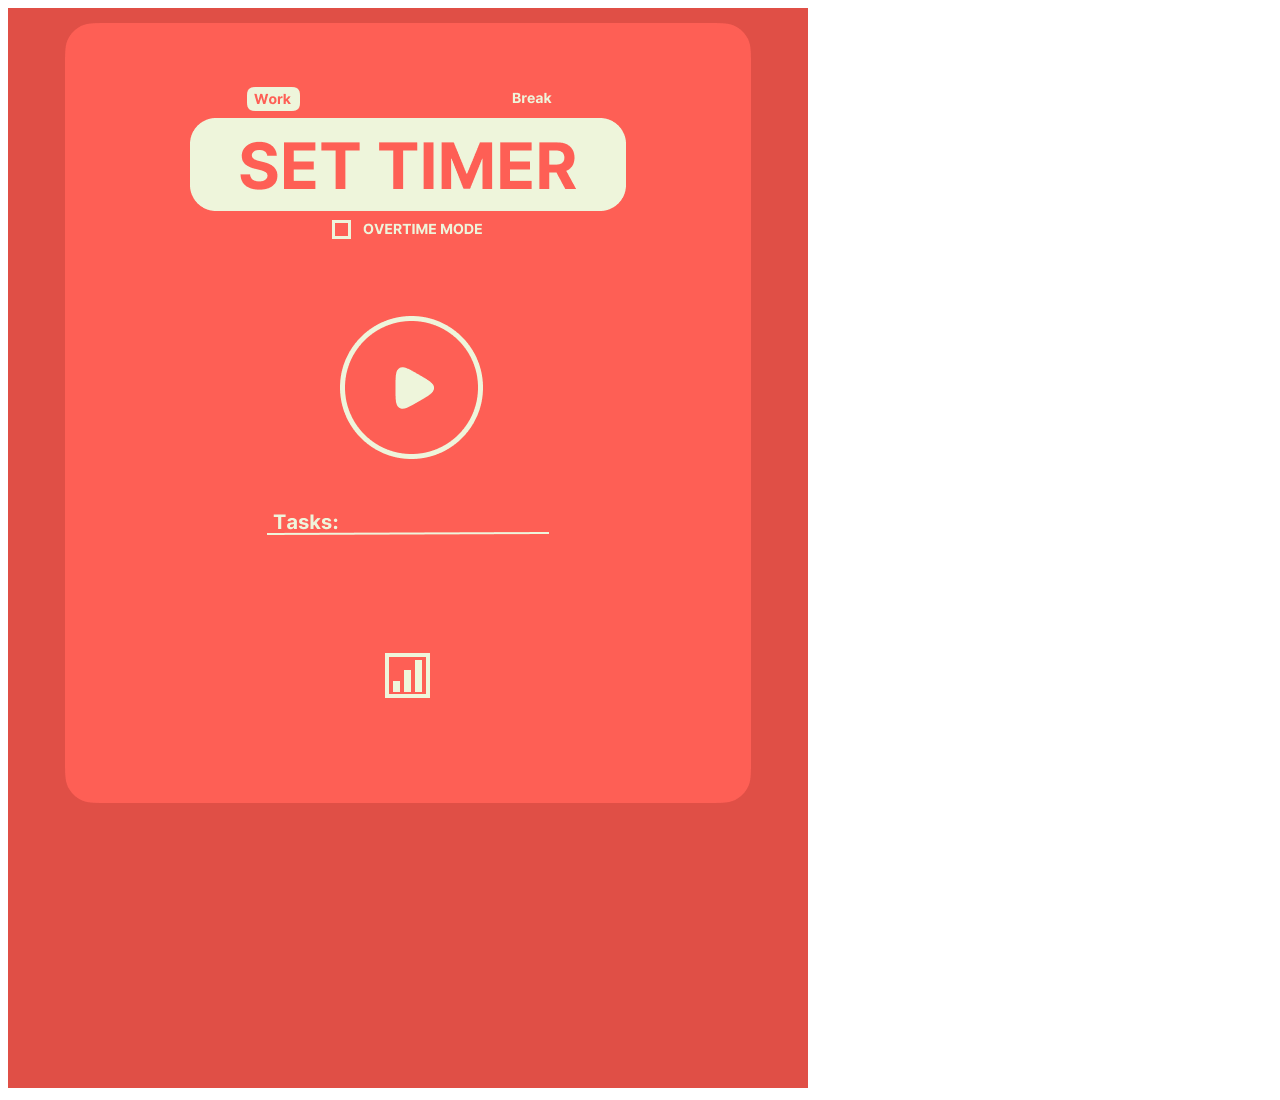
<file: studytimer html script/Tablet Work.html>
<!DOCTYPE html><html><head><meta charset="utf-8"><title>Tablet Work.png</title></head><body><img src="[data-uri]" alt="Tablet Work.png"/></body></html>
</file>
<file: style.css>
/* ==========================================================================
   Pomodoro Timer - Global Styles & Design System
   ========================================================================== */

/* Reset & Box Sizing */
*, *::before, *::after {
  box-sizing: border-box;
  margin: 0;
  padding: 0;
}

/* Accessibility and SEO Semantic Heading Utility */
.sr-only {
  position: absolute;
  width: 1px;
  height: 1px;
  padding: 0;
  margin: -1px;
  overflow: hidden;
  clip: rect(0, 0, 0, 0);
  white-space: nowrap;
  border-width: 0;
}

:root {
  /* Default Work Theme Variables */
  --theme-body-bg: #DF5346;
  --theme-card-bg: #FF6353;
  --theme-accent: #EFF7CF;
  --theme-display-color: #FF6353;
  --theme-summary-text: #FF6353;
  --cancel-btn-bg: #C8CFB4;

  --font-family: 'Rubik', -apple-system, BlinkMacSystemFont, "Segoe UI", Roboto, Helvetica, Arial, sans-serif;
}

/* Theme Variant Classes */
body.theme-work {
  --theme-body-bg: #DF5346;
  --theme-card-bg: #FF6353;
  --theme-accent: #EFF7CF;
  --theme-display-color: #FF6353;
  --theme-summary-text: #FF6353;
}

body.theme-ot {
  --theme-body-bg: #121829;
  --theme-card-bg: #1C2541;
  --theme-accent: #EFF7CF;
  --theme-display-color: #1C2541;
  --theme-summary-text: #1C2541;
}

body.theme-break {
  --theme-body-bg: #257A7C;
  --theme-card-bg: #38A3A5;
  --theme-accent: #EFF7CF;
  --theme-display-color: #38A3A5;
  --theme-summary-text: #38A3A5;
}

/* Base Body Styles */
body {
  font-family: var(--font-family);
  background-color: var(--theme-body-bg);
  color: var(--theme-accent);
  min-height: 100vh;
  width: 100%;
  display: flex;
  flex-direction: column;
  align-items: center;
  overflow-x: hidden;
  transition: background-color 0.6s ease, color 0.6s ease;
}

/* App Viewport Container */
.app-viewport {
  width: 100%;
  min-height: 100vh;
  display: flex;
  align-items: flex-start;
  justify-content: center;
  padding: 5vh 24px 80px;
  box-sizing: border-box;
}

/* Site Footer */
.site-footer {
  width: 100%;
  max-width: 600px;
  margin: 0 auto;
  padding: 36px 20px 56px;
  border-top: 1px solid rgba(255, 255, 255, 0.25);
  display: flex;
  flex-direction: column;
  align-items: center;
  text-align: center;
  gap: 12px;
  box-sizing: border-box;
  font-family: -apple-system, BlinkMacSystemFont, "Segoe UI", Roboto, Helvetica, Arial, sans-serif;
}

.footer-logo {
  font-size: 1.35rem;
  font-weight: 700;
  color: var(--theme-accent);
  text-decoration: none;
  letter-spacing: -0.3px;
  display: inline-block;
  user-select: none;
  -webkit-user-select: none;
  transition: opacity 0.2s ease, transform 0.2s ease;
}

.footer-logo:hover {
  opacity: 0.85;
  transform: translateY(-1px);
}

.footer-nav {
  display: flex;
  flex-wrap: wrap;
  justify-content: center;
  align-items: center;
  gap: 18px 28px;
  margin-bottom: 2px;
}

.footer-link {
  color: var(--theme-accent);
  font-size: 0.8rem;
  font-weight: 500;
  letter-spacing: 0.8px;
  text-decoration: none;
  text-transform: uppercase;
  opacity: 0.75;
  transition: opacity 0.2s ease;
}

.footer-link:hover {
  opacity: 1;
  text-decoration: underline;
  text-underline-offset: 3px;
}

.footer-contact {
  font-size: 0.82rem;
  font-weight: 400;
  color: var(--theme-accent);
  opacity: 0.75;
  margin-top: 2px;
}

.footer-email-link {
  color: var(--theme-accent);
  text-decoration: underline;
  text-underline-offset: 2px;
  font-weight: 400;
  transition: opacity 0.2s ease;
}

.footer-email-link:hover {
  opacity: 1;
}

.footer-copyright {
  font-size: 0.74rem;
  font-weight: 400;
  color: var(--theme-accent);
  opacity: 0.6;
  letter-spacing: 0.2px;
}

/* Legal Pages (Privacy / Terms) */
.legal-card {
  width: 100%;
  max-width: 760px;
  background-color: var(--theme-card-bg);
  border-radius: 36px;
  padding: 44px 48px;
  box-shadow: 0 20px 50px rgba(0, 0, 0, 0.15);
  color: var(--theme-accent);
  display: flex;
  flex-direction: column;
  gap: 22px;
  transition: background-color 0.6s ease;
}

.legal-header {
  border-bottom: 2px solid rgba(239, 247, 207, 0.2);
  padding-bottom: 18px;
  display: flex;
  flex-direction: column;
  gap: 6px;
}

.legal-header h1 {
  font-size: 2rem;
  font-weight: 800;
  letter-spacing: -0.5px;
}

.legal-header .legal-subtitle {
  font-size: 0.88rem;
  opacity: 0.82;
  font-weight: 500;
}

.legal-content {
  display: flex;
  flex-direction: column;
  gap: 22px;
  line-height: 1.68;
  font-size: 0.96rem;
}

.legal-section h2 {
  font-size: 1.22rem;
  font-weight: 700;
  margin-bottom: 8px;
  letter-spacing: -0.2px;
}

.legal-section p {
  opacity: 0.92;
  margin-bottom: 8px;
}

.legal-section ul {
  margin-left: 20px;
  margin-bottom: 8px;
  display: flex;
  flex-direction: column;
  gap: 6px;
}

.legal-section li {
  opacity: 0.9;
}

.legal-section strong {
  font-weight: 700;
  opacity: 1;
}

.legal-section a {
  color: var(--theme-accent);
  text-decoration: underline;
  font-weight: 600;
}

.back-btn {
  display: inline-flex;
  align-items: center;
  gap: 6px;
  color: var(--theme-accent);
  font-size: 0.9rem;
  font-weight: 700;
  text-decoration: none;
  background: rgba(239, 247, 207, 0.15);
  padding: 8px 16px;
  border-radius: 20px;
  align-self: flex-start;
  transition: background 0.2s ease, transform 0.2s ease;
}

.back-btn:hover {
  background: rgba(239, 247, 207, 0.28);
  transform: translateX(-2px);
}

/* Main Card Component */
.pomodoro-card {
  width: 100%;
  max-width: 600px;
  background-color: var(--theme-card-bg);
  border-radius: 36px;
  padding: 40px 48px;
  display: flex;
  flex-direction: column;
  align-items: center;
  position: relative;
  box-shadow: 0 20px 50px rgba(0, 0, 0, 0.15);
  transition: background-color 0.6s ease, box-shadow 0.6s ease;
}

/* Mode Navigation Tabs */
.mode-tabs {
  display: flex;
  align-items: center;
  justify-content: center;
  gap: 24px;
  margin-bottom: 8px;
}

.tab-btn {
  background: transparent;
  border: none;
  color: rgba(255, 255, 255, 0.85);
  font-family: inherit;
  font-size: 1.15rem;
  font-weight: 700;
  padding: 8px 24px;
  border-radius: 20px;
  cursor: pointer;
  transition: all 0.3s ease;
}

.tab-btn:hover {
  color: #FFFFFF;
  opacity: 1;
}

.tab-btn.active {
  background-color: var(--theme-accent);
  color: var(--theme-display-color);
  box-shadow: 0 4px 12px rgba(0, 0, 0, 0.1);
  transition: background-color 0.6s ease, color 0.6s ease;
}

/* Timer Readout Box */
.timer-display-box {
  position: relative;
  background-color: var(--theme-accent);
  border-radius: 28px;
  width: 100%;
  max-width: 440px;
  padding: 24px 20px;
  margin: 20px 0;
  text-align: center;
  cursor: pointer;
  user-select: none;
  box-shadow: 0 8px 24px rgba(0, 0, 0, 0.08);
  transition: transform 0.2s ease, box-shadow 0.2s ease, background-color 0.6s ease;
}

.timer-display-box:hover {
  transform: translateY(-2px) scale(1.01);
  box-shadow: 0 12px 30px rgba(0, 0, 0, 0.14);
}

.timer-readout {
  font-size: 4rem;
  font-weight: 800;
  line-height: 1;
  letter-spacing: 2px;
  color: var(--theme-display-color);
  transition: color 0.6s ease, font-size 0.3s ease;
}

.timer-readout.is-text {
  font-size: 3.2rem;
  letter-spacing: 1px;
}

.timer-readout.is-ot {
  font-size: 3rem;
  letter-spacing: 1px;
  white-space: nowrap;
}

.timer-readout .ot-text {
  font-size: 0.6em;
  font-weight: 800;
  margin-left: 4px;
  vertical-align: baseline;
  letter-spacing: 0.5px;
}

/* Inline Time Input for SET TIMER */
.inline-time-input {
  background: transparent;
  border: none;
  font-family: inherit;
  font-size: 4rem;
  font-weight: 800;
  line-height: 1;
  letter-spacing: 2px;
  color: var(--theme-display-color);
  text-align: center;
  width: 220px;
  outline: none;
  padding: 0;
  margin: 0 auto;
}

.inline-time-input::-webkit-outer-spin-button,
.inline-time-input::-webkit-inner-spin-button {
  -webkit-appearance: none;
  margin: 0;
}
.inline-time-input[type=number] {
  -moz-appearance: textfield;
}
.inline-time-input::placeholder {
  color: var(--theme-display-color);
  opacity: 0.6;
}

@keyframes promptPulse {
  0% { transform: scale(1); }
  50% { transform: scale(1.04); }
  100% { transform: scale(1); }
}

.prompt-attention {
  animation: promptPulse 0.3s ease-in-out;
}

.ot-badge {
  font-size: 1.15rem;
  font-weight: 700;
  margin-top: 8px;
  color: var(--theme-display-color);
  opacity: 0.85;
  display: none !important;
}

/* Square Cancel Timer Button (C8CFB4) at bottom right of SET TIMER display box */
.cancel-timer-btn {
  position: absolute;
  bottom: 22px;
  right: 24px;
  width: 16.5px;
  height: 16.5px;
  background-color: var(--cancel-btn-bg);
  border: none;
  border-radius: 0; /* Sharp corners */
  cursor: pointer;
  outline: none;
  box-shadow: 0 1px 3px rgba(0, 0, 0, 0.15);
  transition: transform 0.2s ease, opacity 0.2s ease;
}

.cancel-timer-btn::before {
  content: '';
  position: absolute;
  top: -3px;
  left: -3px;
  right: -24px;
  bottom: -22px;
}

.cancel-timer-btn:hover {
  transform: scale(1.15);
  opacity: 0.9;
}

.cancel-timer-btn:active {
  transform: scale(0.95);
}

/* Custom Overtime Checkbox */
.overtime-option {
  position: relative;
  margin: 4px 0 20px;
}

.ot-tooltip {
  position: absolute;
  bottom: 125%;
  left: 50%;
  transform: translateX(-50%) translateY(4px);
  background-color: var(--theme-accent);
  color: var(--theme-display-color);
  font-size: 0.82rem;
  font-weight: 700;
  padding: 8px 12px;
  border-radius: 10px;
  white-space: normal;
  width: 250px;
  text-align: center;
  box-shadow: 0 8px 24px rgba(0, 0, 0, 0.22);
  pointer-events: none;
  opacity: 0;
  transition: opacity 0.25s ease, transform 0.25s ease, color 0.6s ease;
  z-index: 60;
}

.ot-tooltip::after {
  content: '';
  position: absolute;
  top: 100%;
  left: 50%;
  transform: translateX(-50%);
  border-width: 6px;
  border-style: solid;
  border-color: var(--theme-accent) transparent transparent transparent;
}

.overtime-option:hover .ot-tooltip {
  opacity: 1;
  transform: translateX(-50%) translateY(0);
}

.custom-checkbox {
  display: inline-flex;
  align-items: center;
  gap: 10px;
  cursor: pointer;
  user-select: none;
}

.custom-checkbox input[type="checkbox"] {
  position: absolute;
  opacity: 0;
  width: 0;
  height: 0;
}

.checkbox-box {
  width: 22px;
  height: 22px;
  border: 2.5px solid var(--theme-accent);
  border-radius: 4px;
  display: flex;
  align-items: center;
  justify-content: center;
  transition: background-color 0.2s ease, border-color 0.2s ease;
}

.check-icon {
  width: 16px;
  height: 16px;
  stroke: var(--theme-accent);
  stroke-width: 3;
  fill: none;
  opacity: 0;
  transition: opacity 0.2s ease;
}

.custom-checkbox input[type="checkbox"]:checked + .checkbox-box {
  background-color: transparent;
  border-color: var(--theme-accent);
}

.custom-checkbox input[type="checkbox"]:checked + .checkbox-box .check-icon {
  opacity: 1;
  stroke: var(--theme-accent);
}

.checkbox-label {
  font-size: 0.95rem;
  font-weight: 700;
  letter-spacing: 1px;
  color: var(--theme-accent);
  text-transform: uppercase;
}

/* Action Circle Button (Play / Pause / Checkmark) */
.action-btn-container {
  margin: 16px 0 24px;
}

.action-btn {
  width: 110px;
  height: 110px;
  border-radius: 50%;
  border: 4px solid var(--theme-accent);
  background-color: transparent;
  color: var(--theme-accent);
  display: flex;
  align-items: center;
  justify-content: center;
  cursor: pointer;
  outline: none;
  transition: transform 0.25s cubic-bezier(0.175, 0.885, 0.32, 1.275), background-color 0.25s ease, border-color 0.6s ease, color 0.6s ease;
}

.action-btn:hover {
  transform: scale(1.08);
  background-color: rgba(239, 247, 207, 0.12);
}

.action-btn:active {
  transform: scale(0.96);
}

.action-btn svg {
  width: 44px;
  height: 44px;
}

.action-btn .icon-play {
  margin-left: 5px; /* Visual centering adjustment for triangle */
}

/* Task Bar & Task List */
.task-section {
  display: flex;
  flex-direction: column;
  width: 100%;
  max-width: 420px;
  margin-bottom: 28px;
  color: var(--theme-accent);
}

.task-input-wrapper {
  display: flex;
  align-items: center;
  width: 100%;
  margin-bottom: 12px;
}

.task-label {
  font-size: 1.1rem;
  font-weight: 700;
  margin-right: 8px;
  white-space: nowrap;
}

.task-input-container {
  position: relative;
  flex: 1;
  display: flex;
  align-items: center;
}

.task-input {
  width: 100%;
  background: transparent;
  border: none;
  border-bottom: 2px solid var(--theme-accent);
  color: var(--theme-accent);
  font-family: inherit;
  font-size: 1.05rem;
  font-weight: 600;
  padding: 4px 28px 4px 6px;
  outline: none;
  transition: border-color 0.3s ease;
}

.task-submit-btn {
  position: absolute;
  right: 2px;
  bottom: 4px;
  background: transparent;
  border: none;
  color: rgba(239, 247, 207, 0.55);
  font-family: inherit;
  font-size: calc(1.35rem - 6px);
  font-weight: 400;
  cursor: pointer;
  padding: 0 2px;
  line-height: 1;
  outline: none;
  transition: opacity 0.2s ease, transform 0.2s ease, color 0.2s ease;
  display: none;
  z-index: 2;
}

.task-submit-btn:hover {
  color: var(--theme-accent);
  transform: scale(1.2);
}

.task-input::placeholder {
  color: rgba(239, 247, 207, 0.6);
  font-weight: 400;
}

.task-input:focus {
  border-bottom-color: #FFFFFF;
}

/* Task List */
.task-list {
  width: 100%;
  list-style: none;
  display: flex;
  flex-direction: column;
  gap: 8px;
  max-height: 180px;
  overflow-y: auto;
  padding-right: 4px;
}

/* Custom Scrollbar for Tasks */
.task-list::-webkit-scrollbar {
  width: 4px;
}
.task-list::-webkit-scrollbar-thumb {
  background: rgba(239, 247, 207, 0.4);
  border-radius: 4px;
}

.task-item {
  display: flex;
  align-items: center;
  justify-content: space-between;
  font-size: 1.05rem;
  font-weight: 600;
  color: var(--theme-accent);
  padding: 6px 6px;
  border-bottom: 1px dashed rgba(239, 247, 207, 0.25);
  cursor: grab;
  user-select: none;
  transition: background-color 0.2s ease, transform 0.2s ease, opacity 0.2s ease;
}

.task-item:active {
  cursor: grabbing;
}

.task-item.dragging {
  opacity: 0.35;
  background-color: rgba(239, 247, 207, 0.15);
  border-radius: 6px;
}

.task-item.drag-over {
  border-top: 2px solid var(--theme-accent);
  border-bottom: none;
  background-color: rgba(239, 247, 207, 0.1);
}

.task-edit-input {
  background: transparent;
  border: none;
  border-bottom: 1.5px solid var(--theme-accent);
  color: var(--theme-accent);
  font-family: inherit;
  font-size: 1.05rem;
  font-weight: 600;
  outline: none;
  width: 100%;
  padding: 0 4px;
  resize: none;
  overflow: hidden;
  line-height: 1.45;
  word-break: break-word;
  white-space: pre-wrap;
  min-height: 1.45em;
}

.task-item.completed {
  order: 9999; /* Keeps completed tasks at the bottom of the list */
}

.task-item.completed .task-text {
  text-decoration: line-through;
  opacity: 0.6;
}

.task-left {
  display: flex;
  align-items: flex-start;
  gap: 8px;
  flex: 1;
  overflow: hidden;
}

.task-bullet {
  font-size: 1.2rem;
  line-height: 1;
}

.task-text {
  word-break: break-word;
  white-space: normal;
  display: -webkit-box;
  -webkit-line-clamp: 5;
  -webkit-box-orient: vertical;
  overflow: hidden;
}

.task-actions {
  display: flex;
  align-items: center;
  gap: 8px;
  margin-left: 12px;
}

.task-btn {
  background: transparent;
  border: none;
  color: var(--theme-accent);
  cursor: pointer;
  font-family: inherit;
  font-size: 1.1rem;
  font-weight: 800;
  padding: 2px 6px;
  border-radius: 4px;
  outline: none;
  opacity: 0.85;
  transition: transform 0.2s ease, opacity 0.2s ease;
}

.task-btn:hover {
  transform: scale(1.2);
  opacity: 1;
}

.task-check-btn {
  color: #EFF7CF;
  position: relative;
  top: -2px;
}

.task-delete-btn {
  color: #EFF7CF;
  font-size: calc(1.1rem - 2px);
  position: relative;
  top: 1px;
}

/* Analytics Button */
.analytics-btn-container {
  display: flex;
  justify-content: center;
  position: relative;
}

.analytics-btn {
  background: transparent;
  border: 2px solid var(--theme-accent);
  color: var(--theme-accent);
  cursor: pointer;
  padding: 1px 3px;
  border-radius: 8px;
  outline: none;
  transition: transform 0.2s ease, opacity 0.2s ease, background-color 0.2s ease;
}

.analytics-btn:hover {
  transform: scale(1.08);
  background-color: rgba(239, 247, 207, 0.15);
  opacity: 1;
}

.analytics-icon {
  width: 38px;
  height: 38px;
  position: relative;
  top: 2px;
}

.summary-close-btn {
  position: absolute;
  top: 18px;
  right: 20px;
  background: transparent;
  border: none;
  color: var(--cancel-btn-bg);
  font-size: 1.4rem;
  font-weight: 800;
  cursor: pointer;
  line-height: 1;
  padding: 4px;
  outline: none;
  transition: transform 0.2s ease, opacity 0.2s ease;
  z-index: 10;
}

.summary-close-btn:hover {
  transform: scale(1.15);
  opacity: 0.9;
}

/* Analytics / Summary Popover */
.summary-popover {
  position: absolute;
  bottom: 90px;
  left: 50%;
  transform: translateX(-50%);
  width: 450px;
  max-width: 95%;
  height: 465px;
  background-color: var(--theme-accent);
  color: var(--theme-summary-text);
  border-radius: 28px;
  padding: 28px 32px 20px 32px;
  box-shadow: 0 16px 45px rgba(0, 0, 0, 0.28);
  z-index: 50;
  display: flex;
  flex-direction: column;
  justify-content: space-between;
  animation: popoverFadeIn 0.3s ease-out;
  transition: color 0.6s ease;
}

@keyframes popoverFadeIn {
  from {
    opacity: 0;
    transform: translate(-50%, 10px) scale(0.95);
  }
  to {
    opacity: 1;
    transform: translate(-50%, 0) scale(1);
  }
}

.summary-header h3 {
  font-size: 1.25rem;
  font-weight: 800;
  margin-bottom: 14px;
  text-decoration: underline;
  text-underline-offset: 4px;
}

.stat-row {
  display: flex;
  justify-content: space-between;
  align-items: center;
  margin-bottom: 8px;
  font-size: 1rem;
}

.stat-label {
  font-weight: 700;
}

.stat-value {
  font-weight: 800;
}

.summary-divider {
  border: none;
  border-top: 1.5px solid rgba(0, 0, 0, 0.15);
  margin: 16px 0;
}

.sessions-title {
  font-size: 1.1rem;
  font-weight: 800;
  margin-bottom: 12px;
  text-decoration: underline;
  text-underline-offset: 4px;
}

/* Inner Tab Navigation (Sessions / Daily Log) */
.summary-inner-tabs {
  display: flex;
  gap: 6px;
  margin-bottom: 12px;
}

.summary-inner-tab {
  background: transparent;
  border: 1.5px solid var(--theme-summary-text);
  color: var(--theme-summary-text);
  font-family: inherit;
  font-size: 0.8rem;
  font-weight: 700;
  padding: 4px 12px;
  border-radius: 20px;
  cursor: pointer;
  outline: none;
  opacity: 0.5;
  transition: opacity 0.2s ease, background-color 0.2s ease, color 0.2s ease;
  letter-spacing: 0.3px;
}

.summary-inner-tab.active {
  background-color: var(--theme-summary-text);
  color: var(--theme-accent);
  opacity: 1;
}

.summary-inner-tab:not(.active):hover {
  opacity: 0.8;
}

/* Daily Log Items */
.daily-log-item {
  display: flex;
  justify-content: space-between;
  align-items: center;
  font-size: 0.95rem;
  font-weight: 700;
  background: transparent;
  padding: 4px 0;
  user-select: none;
  -webkit-user-select: none;
  touch-action: pan-y;
}

.daily-log-date {
  display: flex;
  align-items: center;
  gap: 7px;
  letter-spacing: 0.3px;
}

.daily-today-badge {
  font-size: 0.68rem;
  font-weight: 700;
  background: var(--theme-summary-text);
  color: var(--theme-accent);
  padding: 1px 6px;
  border-radius: 10px;
  letter-spacing: 0.4px;
  text-transform: uppercase;
  opacity: 0.85;
}

.daily-log-time {
  font-size: 0.9rem;
  font-weight: 800;
  opacity: 0.9;
}

.sessions-grid {
  display: flex;
  flex-direction: column;
  gap: 8px;
  min-height: 140px;
  flex: 1;
  overflow-x: hidden;
  overflow-y: auto;
  padding-right: 4px;
}

.sessions-grid::-webkit-scrollbar {
  width: 4px;
}
.sessions-grid::-webkit-scrollbar-track {
  background: transparent;
}
.sessions-grid::-webkit-scrollbar-thumb {
  background: rgba(0, 0, 0, 0.2);
  border-radius: 4px;
}
.sessions-grid::-webkit-scrollbar-thumb:hover {
  background: rgba(0, 0, 0, 0.35);
}

.session-item {
  display: flex;
  justify-content: space-between;
  align-items: center;
  font-size: 0.95rem;
  font-weight: 700;
  background: transparent;
  padding: 4px 0;
  user-select: none;
  -webkit-user-select: none;
  touch-action: pan-y;
}

.session-time {
  letter-spacing: 0.5px;
}

.session-dur {
  font-size: 0.85rem;
  opacity: 0.85;
}

/* Session Inline Editor */
.session-item.editing {
  cursor: default;
}

.session-edit-row {
  display: flex;
  align-items: center;
  gap: 5px;
  width: 100%;
}

.session-edit-input {
  background: transparent;
  border: none;
  border-bottom: 1.5px solid var(--theme-summary-text);
  color: var(--theme-summary-text);
  font-family: inherit;
  font-size: 0.9rem;
  font-weight: 700;
  outline: none;
  padding: 1px 3px;
  text-align: center;
  width: 52px;
}

.session-edit-input[data-field="start"],
.session-edit-input[data-field="end"] {
  width: 52px;
}

.session-edit-dur {
  width: 38px;
  -moz-appearance: textfield;
}

.session-edit-dur::-webkit-outer-spin-button,
.session-edit-dur::-webkit-inner-spin-button {
  -webkit-appearance: none;
  margin: 0;
}

.session-edit-sep,
.session-edit-unit {
  font-size: 0.85rem;
  font-weight: 700;
  color: var(--theme-summary-text);
  opacity: 0.7;
  flex-shrink: 0;
}

.no-sessions {
  display: flex;
  align-items: center;
  justify-content: center;
  text-align: center;
  font-size: 0.95rem;
  font-weight: 600;
  color: rgba(0, 0, 0, 0.4);
  margin: auto 0;
}

.sessions-tip {
  text-align: center;
  font-size: 0.78rem;
  font-weight: 600;
  color: var(--theme-summary-text);
  opacity: 0.55;
  margin-top: 6px;
  margin-bottom: 2px;
  letter-spacing: 0.3px;
}

.tip-desktop {
  display: inline;
}

.tip-mobile {
  display: none;
}

.session-delete-btn {
  background: transparent;
  border: none;
  color: var(--theme-summary-text);
  cursor: pointer;
  padding: 2px 4px;
  margin-left: auto;
  outline: none;
  opacity: 0.7;
  transition: opacity 0.2s ease, transform 0.2s ease, color 0.2s ease;
  line-height: 1;
  display: flex;
  align-items: center;
  justify-content: center;
}

.session-delete-btn svg {
  width: 15px;
  height: 15px;
  stroke-width: 2.2;
  pointer-events: none;
}

.session-delete-btn:hover {
  opacity: 1;
  transform: scale(1.2);
  color: #DF5346;
}

.summary-content {
  display: flex;
  flex-direction: column;
  height: 100%;
}

#sessionsPanel,
#dailyPanel {
  display: flex;
  flex-direction: column;
  flex: 1;
  min-height: 0;
}

.summary-footer {
  display: flex;
  align-items: center;
  justify-content: space-between;
  margin-top: auto;
  margin-bottom: 0;
  padding-top: 12px;
  border-top: 1px dashed rgba(0, 0, 0, 0.15);
}

.reset-stats-btn {
  background: transparent;
  border: 1.5px solid var(--theme-summary-text);
  color: var(--theme-summary-text);
  font-family: inherit;
  font-size: 0.85rem;
  font-weight: 700;
  padding: 4px 10px;
  border-radius: 8px;
  cursor: pointer;
  outline: none;
  opacity: 0.85;
  transition: all 0.2s ease;
}

.reset-stats-btn:hover {
  background-color: var(--theme-summary-text);
  color: var(--theme-accent);
  opacity: 1;
  transform: translateY(-1px);
}

.pagination-controls {
  display: flex;
  align-items: center;
  justify-content: flex-end;
  gap: 12px;
}

.page-btn {
  background: transparent;
  border: none;
  color: var(--theme-summary-text);
  cursor: pointer;
  padding: 4px;
  display: flex;
  align-items: center;
  justify-content: center;
  opacity: 0.85;
  transition: opacity 0.2s ease, transform 0.2s ease;
}

.page-btn:hover:not(:disabled) {
  opacity: 1;
  transform: scale(1.15);
}

.page-btn:disabled {
  opacity: 0.3;
  cursor: not-allowed;
}

.page-btn svg {
  width: 20px;
  height: 20px;
}

.page-indicator {
  font-size: 0.85rem;
  font-weight: 700;
}

/* Popover Triangle Arrow Pointing Down */
.popover-arrow {
  position: absolute;
  bottom: -8px;
  left: 50%;
  transform: translateX(-50%);
  width: 0;
  height: 0;
  border-left: 10px solid transparent;
  border-right: 10px solid transparent;
  border-top: 10px solid var(--theme-accent);
}

/* ==========================================================================
   Responsive Design — Tablet & Mobile
   ========================================================================== */

/* Tablet (641px – 900px) */
@media (max-width: 900px) and (min-width: 641px) {
  .app-viewport {
    padding: 4vh 20px 20px;
  }

  .pomodoro-card {
    padding: 36px 36px;
    border-radius: 32px;
  }

  .timer-readout {
    font-size: 3.6rem;
  }

  .timer-readout.is-text {
    font-size: 2.8rem;
  }

  .timer-readout.is-ot {
    font-size: 2.5rem;
  }

  .inline-time-input {
    font-size: 3.6rem;
    width: 200px;
  }

  .timer-display-box {
    max-width: 400px;
    padding: 22px 18px;
  }

  .action-btn {
    width: 100px;
    height: 100px;
  }

  .action-btn svg {
    width: 40px;
    height: 40px;
  }

  .summary-popover {
    width: 400px;
    max-width: 92%;
  }
}

/* Mobile (≤ 640px) */
@media (max-width: 640px) {
  .app-viewport {
    padding: 10px 12px 60px;
    align-items: flex-start;
    min-height: calc(100vh - 55px);
  }

  .site-footer {
    padding: 28px 16px 44px;
    max-width: calc(100% - 32px);
    gap: 8px;
  }

  .footer-nav {
    gap: 12px 18px;
  }

  .footer-link {
    font-size: 0.74rem;
  }

  .footer-contact {
    font-size: 0.76rem;
  }

  .footer-copyright {
    font-size: 0.7rem;
  }

  .legal-card {
    padding: 28px 20px;
    border-radius: 26px;
  }

  .legal-header h1 {
    font-size: 1.6rem;
  }

  .pomodoro-card {
    border-radius: 24px;
    padding: 24px 16px;
    max-width: 100%;
  }

  /* Mode tabs — tighter */
  .mode-tabs {
    gap: 14px;
    margin-bottom: 4px;
  }

  .tab-btn {
    font-size: 1rem;
    padding: 6px 18px;
  }

  /* Timer display box */
  .timer-display-box {
    max-width: 100%;
    padding: 18px 14px;
    margin: 12px 0;
    border-radius: 20px;
  }

  .timer-readout {
    font-size: 2.8rem;
    letter-spacing: 1px;
  }

  .timer-readout.is-text {
    font-size: 2.2rem;
  }

  .timer-readout.is-ot {
    font-size: 2.1rem;
    letter-spacing: 0.5px;
  }

  .inline-time-input {
    font-size: 2.8rem;
    letter-spacing: 1px;
    width: 170px;
  }

  /* Overtime checkbox area */
  .overtime-option {
    margin: 2px 0 14px;
  }

  .checkbox-label {
    font-size: 0.85rem;
  }

  .ot-tooltip {
    width: 210px;
    font-size: 0.78rem;
  }

  /* Action button */
  .action-btn-container {
    margin: 10px 0 18px;
  }

  .action-btn {
    width: 84px;
    height: 84px;
  }

  .action-btn svg {
    width: 34px;
    height: 34px;
  }

  /* Task section */
  .task-section {
    max-width: 100%;
    margin-bottom: 18px;
  }

  .task-label {
    font-size: 1rem;
  }

  /* Prevent auto zoom on mobile text inputs */
  .task-input,
  .task-edit-input,
  .session-edit-input {
    font-size: 16px !important;
  }

  .task-input {
    border-bottom: 3px solid var(--theme-accent);
    padding-right: 30px;
  }

  .task-list {
    max-height: 150px;
  }

  .task-item {
    font-size: 0.95rem;
    padding: 5px 4px;
    border-bottom: 2px dashed rgba(239, 247, 207, 0.25);
  }

  .task-delete-btn {
    font-size: calc(1.1rem + 6px);
    font-weight: 900;
    position: relative;
    top: -3px;
  }

  /* Summary popover — fullscreen on mobile */
  .summary-popover {
    position: fixed;
    top: 0;
    bottom: 0;
    left: 0;
    right: 0;
    width: 100vw !important;
    max-width: 100vw !important;
    height: 100dvh !important;
    height: 100vh;
    max-height: 100dvh !important;
    border-radius: 0 !important;
    transform: none;
    padding: 20px 16px calc(16px + env(safe-area-inset-bottom, 10px)) 16px;
    overflow: hidden;
    overscroll-behavior: contain;
    overscroll-behavior-y: contain;
    -webkit-overflow-scrolling: touch;
    z-index: 100;
    display: flex;
    flex-direction: column;
    justify-content: space-between;
  }

  .summary-content {
    display: flex;
    flex-direction: column;
    flex: 1;
    height: 100%;
    min-height: 0;
  }

  #sessionsPanel,
  #dailyPanel {
    display: flex;
    flex-direction: column;
    flex: 1;
    min-height: 0;
  }

  .tip-desktop {
    display: none;
  }

  .tip-mobile {
    display: inline;
  }

  .sessions-grid {
    flex: 1;
    min-height: 0;
    overflow-y: auto;
    padding-right: 2px;
  }

  .summary-footer {
    flex-shrink: 0;
    margin-top: auto;
    margin-bottom: 0;
    padding-top: 10px;
    padding-bottom: 4px;
    border-top: 1px dashed rgba(0, 0, 0, 0.15);
    display: flex !important;
    align-items: center;
    justify-content: space-between;
    width: 100%;
  }

  .reset-stats-btn {
    font-size: 0.82rem;
    padding: 4px 8px;
  }

  .pagination-controls {
    display: flex !important;
    align-items: center;
    gap: 8px;
  }

  @keyframes popoverFadeIn {
    from {
      opacity: 0;
      transform: translateY(20px);
    }
    to {
      opacity: 1;
      transform: translateY(0);
    }
  }

  .popover-arrow {
    display: none;
  }

  .summary-header h3 {
    font-size: 1.1rem;
  }

  .stat-row {
    font-size: 0.9rem;
  }

  .sessions-section .sessions-title {
    font-size: 1rem;
  }

  .session-item {
    font-size: 0.88rem;
  }

  .analytics-btn-container {
    margin-bottom: 4px;
  }
}
</file>
